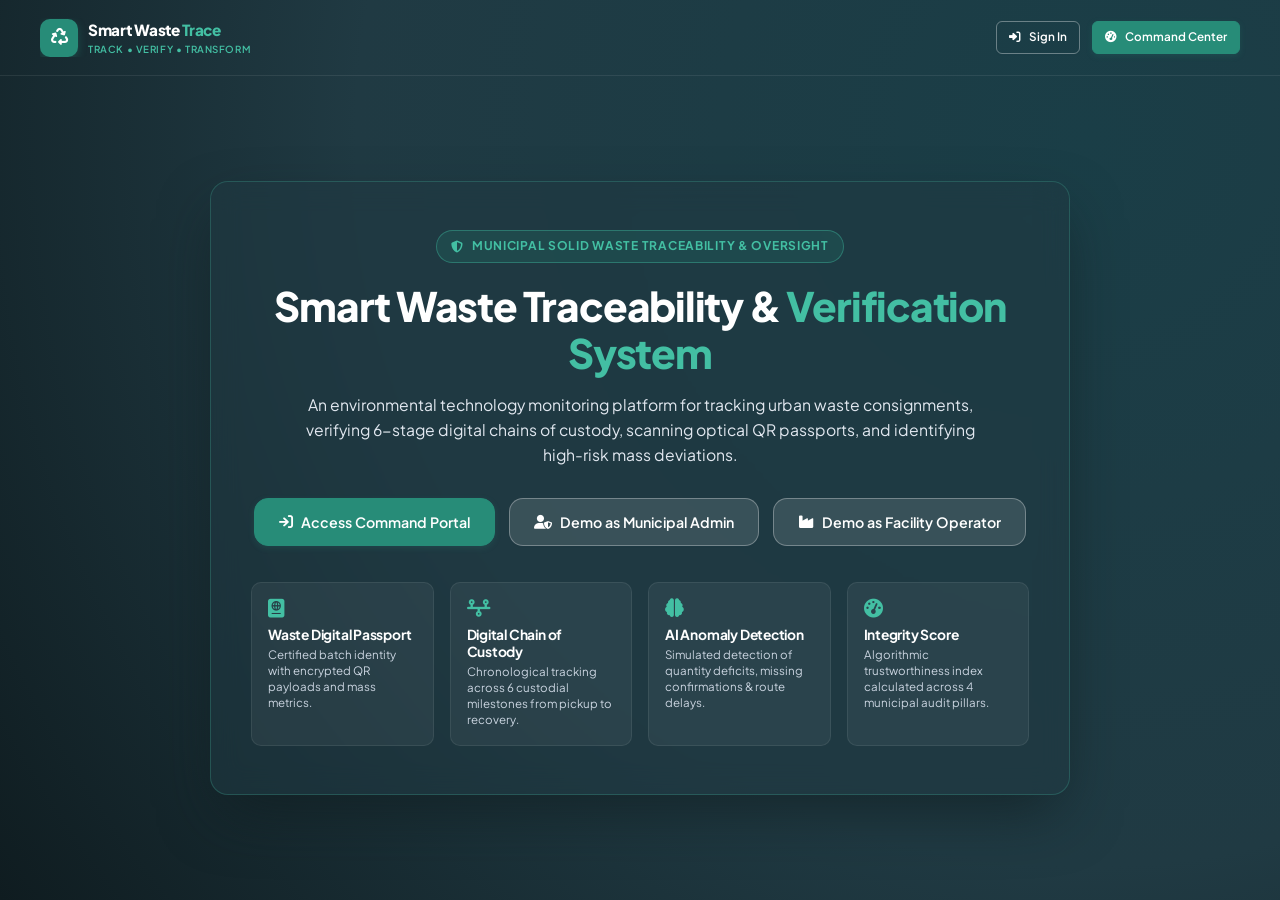
<file: index.html>
<!DOCTYPE html>
<html lang="en">
<head>
  <meta charset="UTF-8">
  <meta name="viewport" content="width=device-width, initial-scale=1.0">
  <title>Smart Waste Trace | Track. Verify. Transform.</title>
  <link rel="stylesheet" href="https://cdnjs.cloudflare.com/ajax/libs/font-awesome/6.5.1/css/all.min.css">
  <link rel="stylesheet" href="css/style.css">
  <link rel="stylesheet" href="css/dashboard.css">
  <link rel="stylesheet" href="css/responsive.css">
  <style>
    .hero-section {
      min-height: 100vh;
      background: radial-gradient(circle at 85% 15%, #1A3E47 0%, var(--primary) 55%, #0F1C20 100%);
      color: #FFFFFF;
      display: flex;
      flex-direction: column;
      position: relative;
      overflow: hidden;
    }
    .hero-nav {
      height: 76px;
      display: flex;
      align-items: center;
      justify-content: space-between;
      padding: 0 40px;
      border-bottom: 1px solid rgba(255, 255, 255, 0.08);
      z-index: 10;
    }
    .hero-content {
      flex: 1;
      display: flex;
      align-items: center;
      justify-content: center;
      padding: 44px 20px;
      text-align: center;
      z-index: 5;
    }
    .hero-card {
      max-width: 860px;
      background: rgba(32, 58, 67, 0.55);
      border: 1px solid rgba(67, 191, 163, 0.25);
      backdrop-filter: blur(14px);
      padding: 48px 40px;
      border-radius: var(--radius-xl);
      box-shadow: 0 25px 60px -12px rgba(15, 28, 32, 0.7);
    }
    .hero-badge {
      display: inline-flex;
      align-items: center;
      gap: 8px;
      background: rgba(39, 140, 120, 0.2);
      border: 1px solid rgba(67, 191, 163, 0.4);
      color: var(--accent);
      font-size: 0.8rem;
      font-weight: 700;
      letter-spacing: 0.06em;
      text-transform: uppercase;
      padding: 6px 14px;
      border-radius: var(--radius-full);
      margin-bottom: 20px;
    }
    .hero-title {
      font-size: 2.7rem;
      font-weight: 800;
      color: #FFFFFF;
      letter-spacing: -0.03em;
      line-height: 1.15;
      margin-bottom: 16px;
    }
    .hero-title span {
      color: var(--accent);
    }
    .hero-desc {
      font-size: 1.05rem;
      color: #E2E8F0;
      max-width: 680px;
      margin: 0 auto 30px;
      line-height: 1.6;
    }
    .hero-features {
      display: grid;
      grid-template-columns: repeat(auto-fit, minmax(180px, 1fr));
      gap: 16px;
      margin-top: 36px;
      text-align: left;
    }
    .hero-feat-item {
      background: rgba(255, 255, 255, 0.05);
      border: 1px solid rgba(255, 255, 255, 0.08);
      padding: 16px;
      border-radius: var(--radius-md);
      transition: all var(--transition-fast);
    }
    .hero-feat-item:hover {
      background: rgba(39, 140, 120, 0.15);
      border-color: rgba(67, 191, 163, 0.35);
      transform: translateY(-2px);
    }
    .hero-feat-item i {
      color: var(--accent);
      font-size: 1.25rem;
      margin-bottom: 8px;
      display: block;
    }
    .hero-feat-item h4 {
      color: #FFFFFF;
      font-size: 0.92rem;
      margin-bottom: 4px;
    }
    .hero-feat-item p {
      color: #CBD5E1;
      font-size: 0.77rem;
      line-height: 1.4;
    }
    @media (max-width: 768px) {
      .hero-nav { padding: 0 20px; }
      .hero-card { padding: 32px 20px; }
      .hero-title { font-size: 2rem; }
    }
  </style>
</head>
<body>

  <div class="hero-section">
    <nav class="hero-nav">
      <a href="index.html" class="brand-wrapper">
        <div class="brand-logo-icon">
          <i class="fa-solid fa-recycle"></i>
        </div>
        <div class="brand-text">
          <span class="brand-name">Smart Waste <span>Trace</span></span>
          <span class="brand-tagline">Track • Verify • Transform</span>
        </div>
      </a>

      <div style="display: flex; gap: 12px;">
        <a href="login.html" class="btn btn-secondary btn-sm" style="background: transparent; color: #FFFFFF; border-color: rgba(255,255,255,0.35);">
          <i class="fa-solid fa-right-to-bracket"></i> Sign In
        </a>
        <a href="dashboard.html" class="btn btn-primary btn-sm">
          <i class="fa-solid fa-gauge-high"></i> Command Center
        </a>
      </div>
    </nav>

    <div class="hero-content">
      <div class="hero-card">
        <div class="hero-badge">
          <i class="fa-solid fa-shield-halved"></i> Municipal Solid Waste Traceability &amp; Oversight
        </div>
        <h1 class="hero-title">
          Smart Waste Traceability &amp; <span>Verification System</span>
        </h1>
        <p class="hero-desc">
          An environmental technology monitoring platform for tracking urban waste consignments, verifying 6-stage digital chains of custody, scanning optical QR passports, and identifying high-risk mass deviations.
        </p>

        <div style="display: flex; justify-content: center; gap: 14px; flex-wrap: wrap;">
          <a href="login.html" class="btn btn-primary btn-lg">
            <i class="fa-solid fa-arrow-right-to-bracket"></i> Access Command Portal
          </a>
          <button class="btn btn-secondary btn-lg" onclick="loginDirect('admin')" style="background: rgba(255,255,255,0.12); color: #FFFFFF; border-color: rgba(255,255,255,0.3);">
            <i class="fa-solid fa-user-shield"></i> Demo as Municipal Admin
          </button>
          <button class="btn btn-secondary btn-lg" onclick="loginDirect('operator')" style="background: rgba(255,255,255,0.12); color: #FFFFFF; border-color: rgba(255,255,255,0.3);">
            <i class="fa-solid fa-industry"></i> Demo as Facility Operator
          </button>
        </div>

        <div class="hero-features">
          <div class="hero-feat-item">
            <i class="fa-solid fa-passport"></i>
            <h4>Waste Digital Passport</h4>
            <p>Certified batch identity with encrypted QR payloads and mass metrics.</p>
          </div>
          <div class="hero-feat-item">
            <i class="fa-solid fa-timeline"></i>
            <h4>Digital Chain of Custody</h4>
            <p>Chronological tracking across 6 custodial milestones from pickup to recovery.</p>
          </div>
          <div class="hero-feat-item">
            <i class="fa-solid fa-brain"></i>
            <h4>AI Anomaly Detection</h4>
            <p>Simulated detection of quantity deficits, missing confirmations &amp; route delays.</p>
          </div>
          <div class="hero-feat-item">
            <i class="fa-solid fa-gauge-high"></i>
            <h4>Integrity Score</h4>
            <p>Algorithmic trustworthiness index calculated across 4 municipal audit pillars.</p>
          </div>
        </div>
      </div>
    </div>
  </div>

  <div id="toast-container"></div>

  <script src="js/data.js"></script>
  <script src="js/auth.js"></script>
  <script>
    function loginDirect(role) {
      AuthService.login(role === 'admin' ? 'admin@smartwastetrace.gov.in' : 'operator@ecocompost.in', 'demo123', role);
      showToast(`Logged in as ${role === 'admin' ? 'Municipal Admin' : 'Processing Center Operator'}! Redirecting...`, 'success');
      setTimeout(() => {
        window.location.href = 'dashboard.html';
      }, 500);
    }
  </script>
</body>
</html>
</file>
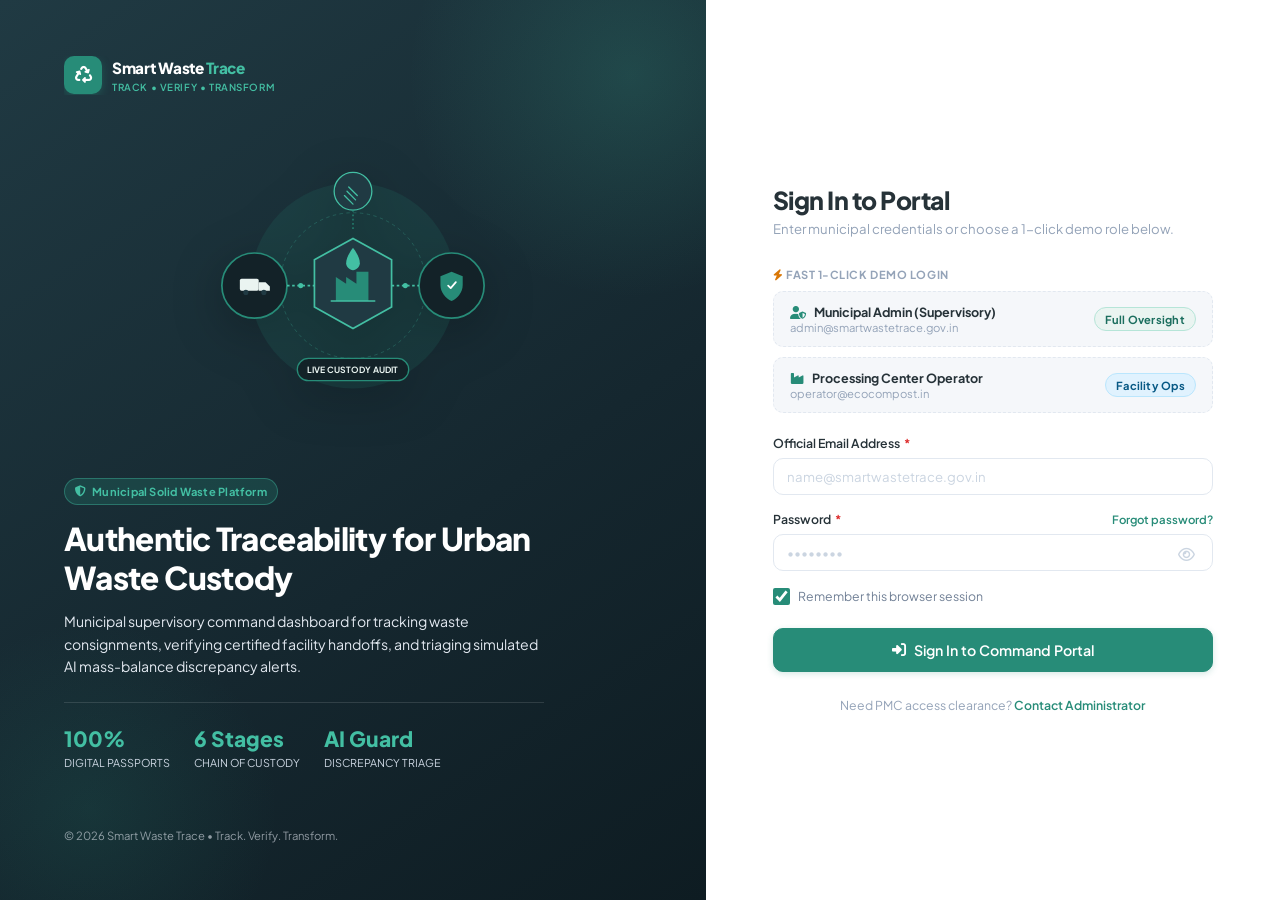
<file: ai-alerts.html>
<!DOCTYPE html>
<html lang="en">
<head>
  <meta charset="UTF-8">
  <meta name="viewport" content="width=device-width, initial-scale=1.0">
  <title>AI Risk Alerts &amp; Journey Detection | Smart Waste Trace</title>
  <link rel="stylesheet" href="https://cdnjs.cloudflare.com/ajax/libs/font-awesome/6.5.1/css/all.min.css">
  <link rel="stylesheet" href="css/style.css">
  <link rel="stylesheet" href="css/dashboard.css">
  <link rel="stylesheet" href="css/responsive.css">
  <style>
    .filter-risk-btn {
      padding: 6px 14px;
      border-radius: var(--radius-full);
      border: 1px solid var(--border-color);
      background: var(--white);
      font-size: 0.8rem;
      font-weight: 600;
      color: var(--slate-600);
      cursor: pointer;
      transition: all var(--transition-fast);
    }
    .filter-risk-btn:hover {
      background: var(--slate-100);
      color: var(--slate-900);
    }
    .filter-risk-btn.active {
      background: var(--dark-charcoal);
      color: #ffffff;
      border-color: var(--dark-charcoal);
    }
    .filter-risk-btn[data-risk="high"].active {
      background: var(--status-red);
      border-color: var(--status-red);
    }
    .filter-risk-btn[data-risk="medium"].active {
      background: var(--status-amber);
      border-color: var(--status-amber);
    }
    .filter-risk-btn[data-risk="low"].active {
      background: var(--teal);
      border-color: var(--teal);
    }
  </style>
</head>
<body>

  <div class="app-layout">
    <div id="app-sidebar-container"></div>

    <div class="app-main">
      <div id="app-topbar-container"></div>

      <main class="app-content">
        <!-- Content Header -->
        <div class="content-header">
          <div>
            <div class="content-header-title">AI Risk Alerts &amp; Suspicious Journey Detection</div>
            <div class="content-header-subtitle">
              Automated pattern detection for route diversions, mass discrepancies, and delayed consignments.
            </div>
          </div>
          <div class="content-header-actions">
            <span class="simulated-banner" style="margin-bottom: 0;">
              <i class="fa-solid fa-robot text-primary"></i> <strong>Simulation Notice:</strong> Demonstrating frontend algorithmic alert heuristics.
            </span>
          </div>
        </div>

        <!-- Metric Stat Cards -->
        <div class="stats-grid">
          <div class="stat-card stat-primary">
            <div>
              <div class="stat-label">Total Monitored Alerts</div>
              <div class="stat-value" id="stat-alert-total">6</div>
              <div class="stat-meta"><i class="fa-solid fa-bell text-primary"></i> System Triggers</div>
            </div>
            <div class="stat-icon"><i class="fa-solid fa-shield-virus"></i></div>
          </div>

          <div class="stat-card stat-danger">
            <div>
              <div class="stat-label">High Risk Incidents</div>
              <div class="stat-value" id="stat-alert-high">3</div>
              <div class="stat-meta"><i class="fa-solid fa-triangle-exclamation text-danger"></i> Immediate Review</div>
            </div>
            <div class="stat-icon"><i class="fa-solid fa-skull-crossbones"></i></div>
          </div>

          <div class="stat-card stat-warning">
            <div>
              <div class="stat-label">Pending Review</div>
              <div class="stat-value" id="stat-alert-unreviewed">4</div>
              <div class="stat-meta"><i class="fa-solid fa-clock text-warning"></i> Open Investigations</div>
            </div>
            <div class="stat-icon"><i class="fa-solid fa-envelope-open-text"></i></div>
          </div>

          <div class="stat-card stat-success">
            <div>
              <div class="stat-label">Reviewed / Resolved</div>
              <div class="stat-value" id="stat-alert-resolved">2</div>
              <div class="stat-meta"><i class="fa-solid fa-circle-check text-success"></i> Audit Cleared</div>
            </div>
            <div class="stat-icon"><i class="fa-solid fa-clipboard-check"></i></div>
          </div>
        </div>

        <!-- Filter Bar -->
        <div class="filter-bar">
          <div class="filter-group">
            <span style="font-size: 0.8rem; font-weight: 700; color: var(--slate-600); margin-right: 6px;">Risk Category:</span>
            <button class="filter-risk-btn active" data-risk="all">All Alerts</button>
            <button class="filter-risk-btn" data-risk="high"><i class="fa-solid fa-circle text-danger" style="font-size: 0.6rem;"></i> High Risk</button>
            <button class="filter-risk-btn" data-risk="medium"><i class="fa-solid fa-circle text-warning" style="font-size: 0.6rem;"></i> Medium Risk</button>
            <button class="filter-risk-btn" data-risk="low"><i class="fa-solid fa-circle text-info" style="font-size: 0.6rem;"></i> Low Risk</button>
          </div>

          <div class="filter-group">
            <label class="form-label" style="margin-bottom: 0; margin-right: 8px;">Review Status:</label>
            <select id="filter-review-status" class="form-select" style="width: 180px;">
              <option value="all">All Review States</option>
              <option value="unreviewed">Action Required (Unreviewed)</option>
              <option value="reviewed">Audited &amp; Reviewed</option>
            </select>
          </div>
        </div>

        <!-- Alerts Cards Container -->
        <div id="alerts-cards-container">
          <!-- Populated by alerts.js -->
        </div>
      </main>
    </div>
  </div>

  <div id="toast-container"></div>

  <script src="js/data.js"></script>
  <script src="js/auth.js"></script>
  <script src="js/alerts.js"></script>
</body>
</html>
</file>
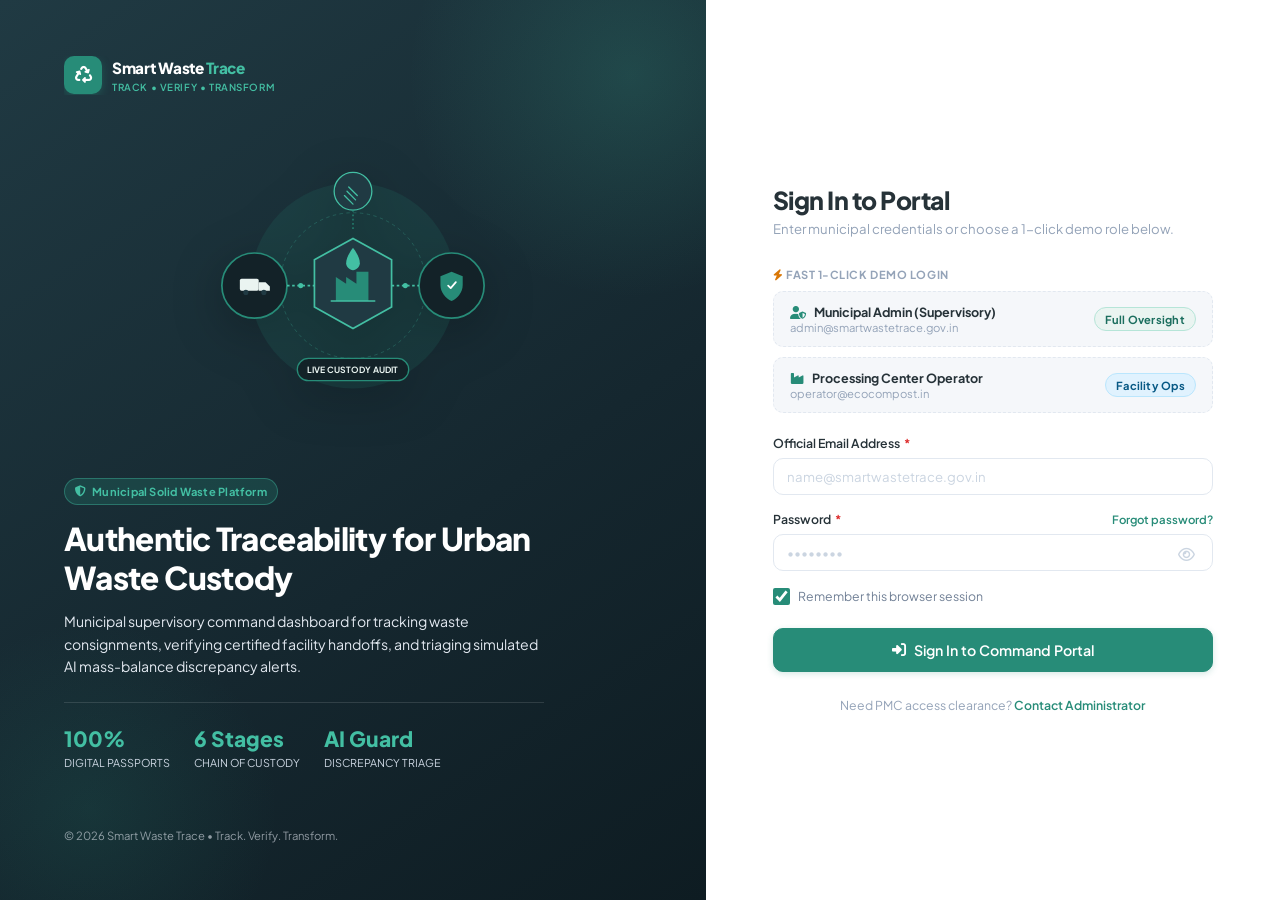
<file: batches.html>
<!DOCTYPE html>
<html lang="en">
<head>
  <meta charset="UTF-8">
  <meta name="viewport" content="width=device-width, initial-scale=1.0">
  <title>Waste Batch Oversight Registry | Smart Waste Trace</title>
  <link rel="stylesheet" href="https://cdnjs.cloudflare.com/ajax/libs/font-awesome/6.5.1/css/all.min.css">
  <link rel="stylesheet" href="css/style.css">
  <link rel="stylesheet" href="css/dashboard.css">
  <link rel="stylesheet" href="css/responsive.css">
</head>
<body>

  <div class="app-layout">
    <div id="app-sidebar-container"></div>

    <div class="app-main">
      <div id="app-topbar-container"></div>

      <main class="app-content">
        <!-- Content Header -->
        <div class="content-header">
          <div>
            <div class="content-header-title" id="batches-page-title">Waste Batch Oversight Registry</div>
            <div class="content-header-subtitle" id="batches-page-subtitle">
              Supervise municipal waste consignments, inspect digital passports, and track custody progression.
            </div>
          </div>
          <div class="content-header-actions" id="batches-header-actions">
            <a href="create-batch.html" class="btn btn-primary" id="btn-operator-create-batch" style="display: none;">
              <i class="fa-solid fa-plus-circle"></i> Create New Batch
            </a>
            <a href="qr-tracking.html" class="btn btn-secondary">
              <i class="fa-solid fa-qrcode"></i> Scan QR Passport
            </a>
            <button class="btn btn-secondary" onclick="exportBatchesToCSV()">
              <i class="fa-solid fa-file-csv"></i> Export Manifest CSV
            </button>
          </div>
        </div>

        <!-- Filter Bar -->
        <div class="filter-bar">
          <div class="filter-group" style="flex: 1; min-width: 250px;">
            <div style="position: relative; width: 100%;">
              <input type="text" id="batch-search-input" class="form-control" placeholder="Search Batch ID, Location, Vehicle, Center..." style="padding-left: 36px;">
              <i class="fa-solid fa-magnifying-glass" style="position: absolute; left: 12px; top: 50%; transform: translateY(-50%); color: var(--slate-400);"></i>
            </div>
          </div>

          <div class="filter-group">
            <select id="filter-facility" class="form-select" style="max-width: 210px;">
              <option value="">All Processing Facilities</option>
              <option value="Pune Eco-Compost Facility">Pune Eco-Compost Facility</option>
              <option value="Hadapsar Plastic Recovery Center">Hadapsar Plastic Recovery Center</option>
              <option value="Bhavani Peth RDF Facility">Bhavani Peth RDF Facility</option>
              <option value="Kothrud E-Waste Recyclers">Kothrud E-Waste Recyclers</option>
            </select>

            <select id="filter-waste-type" class="form-select" style="width: 155px;">
              <option value="">All Categories</option>
              <option value="Organic">Organic</option>
              <option value="Plastic">Plastic</option>
              <option value="Paper">Paper</option>
              <option value="Metal">Metal</option>
              <option value="E-Waste">E-Waste</option>
              <option value="Mixed Waste">Mixed Waste</option>
            </select>

            <select id="filter-status" class="form-select" style="width: 165px;">
              <option value="">All Statuses</option>
              <option value="Completed">Completed &amp; Verified</option>
              <option value="In-Transit">In-Transit Fleet</option>
              <option value="Discrepancy Flagged">Discrepancy Flagged</option>
            </select>

            <select id="filter-risk" class="form-select" style="width: 145px;">
              <option value="">All Risk Levels</option>
              <option value="Low">Low Risk</option>
              <option value="Medium">Medium Risk</option>
              <option value="High">High Risk</option>
            </select>

            <button class="btn btn-secondary btn-sm" onclick="resetFilters()" title="Reset Filters">
              <i class="fa-solid fa-arrow-rotate-left"></i> Reset
            </button>
          </div>
        </div>

        <!-- Batch Count & Status Alert -->
        <div style="display: flex; justify-content: space-between; align-items: center; margin-bottom: 14px;">
          <span id="batch-count-display" style="font-size: 0.85rem; font-weight: 700; color: var(--slate-600);">
            Showing batches...
          </span>
          <span class="simulated-pill">
            <i class="fa-solid fa-shield-check"></i> Municipal Verification Active
          </span>
        </div>

        <!-- Data Table Card -->
        <div class="card">
          <div class="table-responsive">
            <table class="data-table">
              <thead>
                <tr>
                  <th>Batch ID</th>
                  <th>Waste Type</th>
                  <th>Collected Qty</th>
                  <th>Location &amp; Date</th>
                  <th>Fleet Vehicle</th>
                  <th>Assigned Center</th>
                  <th>Status</th>
                  <th>Risk Level</th>
                  <th>Actions</th>
                </tr>
              </thead>
              <tbody id="batches-tbody">
                <!-- Populated by batches.js -->
              </tbody>
            </table>
          </div>
        </div>
      </main>
    </div>
  </div>

  <div id="toast-container"></div>

  <script src="js/data.js"></script>
  <script src="js/auth.js"></script>
  <script src="js/batches.js"></script>
</body>
</html>
</file>
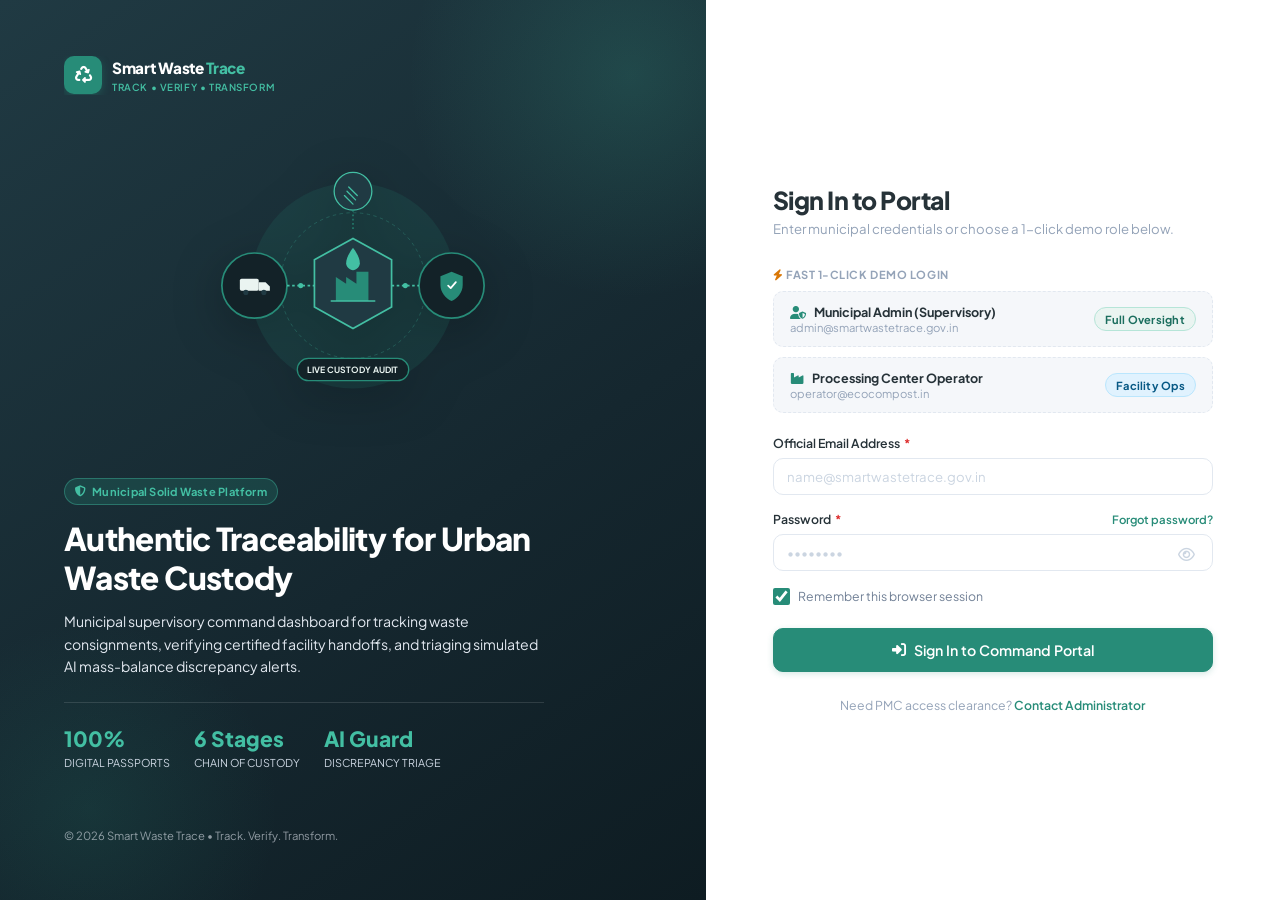
<file: chain-of-custody.html>
<!DOCTYPE html>
<html lang="en">
<head>
  <meta charset="UTF-8">
  <meta name="viewport" content="width=device-width, initial-scale=1.0">
  <title>Digital Chain of Custody | Smart Waste Trace</title>
  <link rel="stylesheet" href="https://cdnjs.cloudflare.com/ajax/libs/font-awesome/6.5.1/css/all.min.css">
  <link rel="stylesheet" href="css/style.css">
  <link rel="stylesheet" href="css/dashboard.css">
  <link rel="stylesheet" href="css/responsive.css">
</head>
<body>

  <div class="app-layout">
    <div id="app-sidebar-container"></div>

    <div class="app-main">
      <div id="app-topbar-container"></div>

      <main class="app-content">
        <!-- Content Header -->
        <div class="content-header">
          <div>
            <div class="content-header-title">Digital Chain of Custody Timeline</div>
            <div class="content-header-subtitle">
              End-to-end chronological traceability across 6 certified municipal transfer stages.
            </div>
          </div>
          <div class="content-header-actions">
            <button class="btn btn-secondary" onclick="openAddMilestoneModal()">
              <i class="fa-solid fa-stamp"></i> Add Inspection Stamp
            </button>
            <button class="btn btn-secondary" onclick="window.print()">
              <i class="fa-solid fa-print"></i> Print Timeline
            </button>
          </div>
        </div>

        <!-- Batch Selector Filter Bar -->
        <div class="filter-bar">
          <div class="filter-group" style="flex: 1;">
            <label class="form-label" style="margin-bottom: 0; margin-right: 8px;">Select Batch to Inspect:</label>
            <select id="custody-batch-select" class="form-select" style="max-width: 420px;">
              <!-- Populated by journey.js -->
            </select>
          </div>
          <div class="filter-group">
            <span class="simulated-pill"><i class="fa-solid fa-link"></i> Immutable Custody Log</span>
          </div>
        </div>

        <!-- Active Batch Overview Strip -->
        <div class="card" style="margin-bottom: 24px; background: var(--white); border-left: 5px solid var(--emerald);">
          <div class="card-body" style="padding: 18px 24px;">
            <div style="display: flex; align-items: center; justify-content: space-between; flex-wrap: wrap; gap: 16px;">
              <div>
                <div style="display: flex; align-items: center; gap: 10px;">
                  <span class="mono" style="font-size: 1.4rem; font-weight: 800; color: var(--deep-forest);" id="coc-batch-id-heading">WB-0001</span>
                  <span class="badge badge-low" id="coc-risk-badge"><span class="badge-dot"></span>Low Risk</span>
                  <span class="badge badge-completed" id="coc-status-badge"><span class="badge-dot"></span>Completed</span>
                </div>
                <div style="font-size: 0.82rem; color: var(--slate-500); margin-top: 4px;">
                  Waste Type: <strong id="coc-waste-type" style="color: var(--dark-charcoal);">Organic</strong> • 
                  Gross Weight: <strong id="coc-collected-qty" style="color: var(--dark-charcoal);">500 kg</strong> • 
                  Fleet Vehicle: <strong id="coc-vehicle" class="mono" style="color: var(--dark-charcoal);">MH12AB1234</strong>
                </div>
              </div>

              <div>
                <div style="font-size: 0.72rem; color: var(--slate-400); text-transform: uppercase; font-weight: 700;">Assigned Facility</div>
                <div style="font-size: 0.95rem; font-weight: 700; color: var(--dark-charcoal);" id="coc-center">Pune Eco-Compost Facility</div>
              </div>
            </div>
          </div>
        </div>

        <!-- 6 Stages Chronological Visual Timeline -->
        <div class="card">
          <div class="card-header">
            <div class="card-title">
              <i class="fa-solid fa-timeline text-primary"></i> 6-Stage Custodial Milestones
            </div>
            <div style="display: flex; gap: 14px; font-size: 0.75rem; font-weight: 600;">
              <span style="color: var(--status-green);"><i class="fa-solid fa-circle"></i> Completed</span>
              <span style="color: var(--status-amber);"><i class="fa-solid fa-circle"></i> In Progress</span>
              <span style="color: var(--status-red);"><i class="fa-solid fa-circle"></i> Flagged Anomaly</span>
              <span style="color: var(--slate-400);"><i class="fa-solid fa-circle"></i> Pending</span>
            </div>
          </div>

          <div class="card-body" style="padding: 32px 28px;">
            <div class="custody-timeline" id="custody-timeline-container">
              <!-- Populated by journey.js -->
            </div>
          </div>
        </div>
      </main>
    </div>
  </div>

  <div id="toast-container"></div>

  <script src="js/data.js"></script>
  <script src="js/auth.js"></script>
  <script src="js/journey.js"></script>
</body>
</html>
</file>
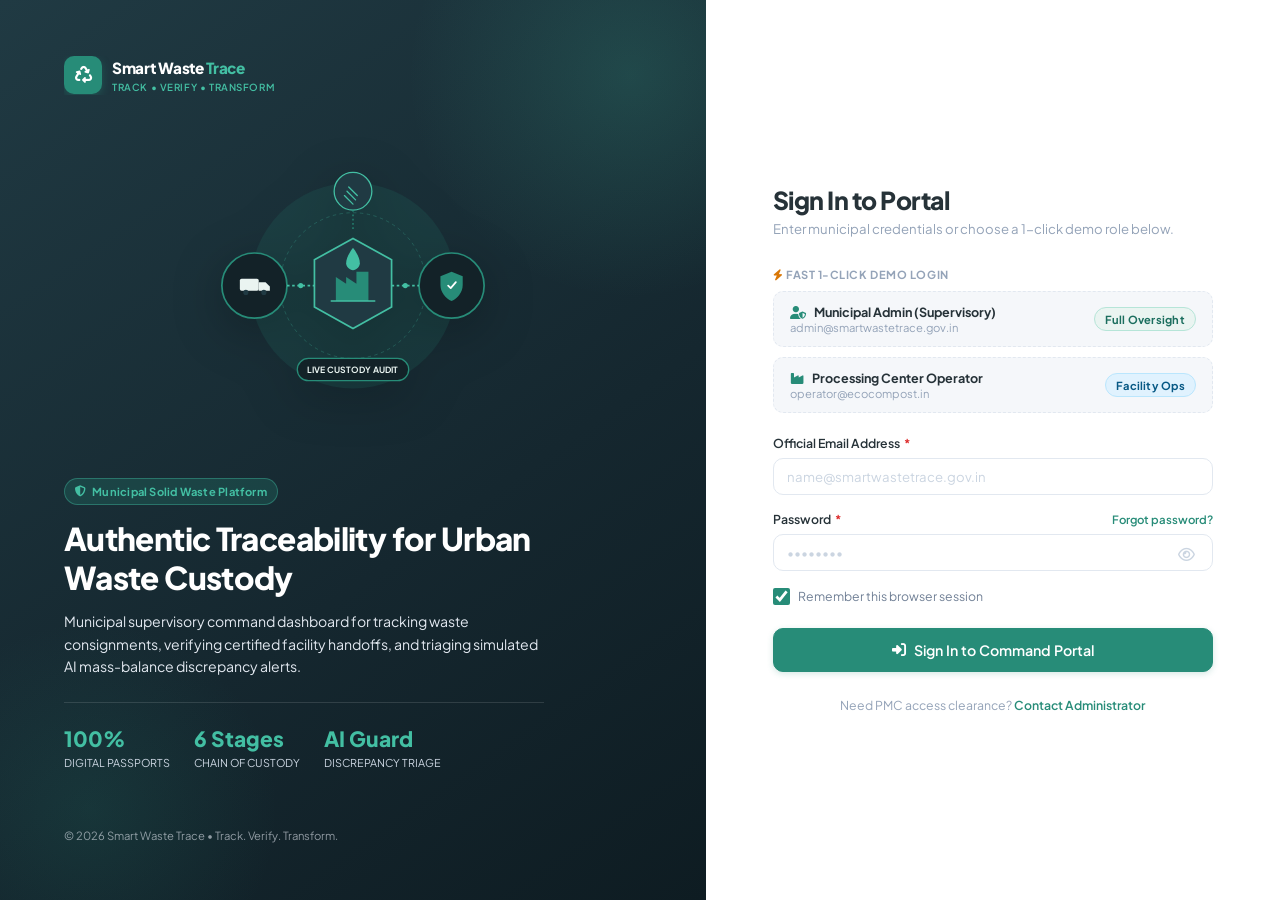
<file: integrity-score.html>
<!DOCTYPE html>
<html lang="en">
<head>
  <meta charset="UTF-8">
  <meta name="viewport" content="width=device-width, initial-scale=1.0">
  <title>Waste Journey Integrity Score | Smart Waste Trace</title>
  <link rel="stylesheet" href="https://cdnjs.cloudflare.com/ajax/libs/font-awesome/6.5.1/css/all.min.css">
  <link rel="stylesheet" href="css/style.css">
  <link rel="stylesheet" href="css/dashboard.css">
  <link rel="stylesheet" href="css/responsive.css">
</head>
<body>

  <div class="app-layout">
    <div id="app-sidebar-container"></div>

    <div class="app-main">
      <div id="app-topbar-container"></div>

      <main class="app-content">
        <!-- Content Header -->
        <div class="content-header">
          <div>
            <div class="content-header-title">Waste Journey Integrity Score</div>
            <div class="content-header-subtitle">
              Multi-factor algorithmic verification assessing quantity fidelity, destination adherence, and processing proof.
            </div>
          </div>
          <div class="content-header-actions">
            <span class="simulated-pill"><i class="fa-solid fa-calculator"></i> Simulated Scoring Algorithm</span>
          </div>
        </div>

        <!-- Batch Picker Bar -->
        <div class="filter-bar">
          <div class="filter-group" style="flex: 1;">
            <label class="form-label" style="margin-bottom: 0; margin-right: 8px;">Select Batch to Audit Integrity:</label>
            <select id="integrity-batch-picker" class="form-select" style="max-width: 440px;">
              <!-- Populated by integrity.js -->
            </select>
          </div>
          <div class="filter-group">
            <a href="#" id="btn-view-passport-from-integrity" class="btn btn-secondary btn-sm">
              <i class="fa-solid fa-passport"></i> View Digital Passport
            </a>
            <a href="#" id="btn-view-coc-from-integrity" class="btn btn-secondary btn-sm">
              <i class="fa-solid fa-timeline"></i> View Chain of Custody
            </a>
          </div>
        </div>

        <!-- Main Scoring Layout -->
        <div class="dashboard-grid-main">
          <!-- Left: Big Circular Dial Card -->
          <div class="card text-center" style="padding: 24px;">
            <div class="card-header" style="justify-content: center; border: none; padding-bottom: 0;">
              <div>
                <span class="mono" style="font-weight: 800; font-size: 1.25rem; color: var(--slate-900);" id="int-batch-id">WB-0001</span>
                <div style="font-size: 0.8rem; color: var(--slate-500); margin-top: 2px;">
                  <span id="int-waste-type">Organic</span> • <span id="int-qty">500 kg</span>
                </div>
              </div>
            </div>

            <div class="card-body" style="padding-top: 10px;">
              <div class="integrity-dial-wrapper" style="width: 200px; height: 200px; margin: 10px auto 20px;">
                <svg class="integrity-dial-svg" viewBox="0 0 160 160">
                  <circle class="integrity-dial-bg" cx="80" cy="80" r="70" />
                  <circle class="integrity-dial-progress" id="integrity-svg-circle" cx="80" cy="80" r="70" stroke-dasharray="440" stroke-dashoffset="44" />
                </svg>
                <div class="integrity-dial-center">
                  <div class="integrity-dial-number" id="main-integrity-num" style="font-size: 2.8rem;">95</div>
                  <div class="integrity-dial-label">Score / 100</div>
                </div>
              </div>

              <div>
                <span id="main-integrity-cat" class="badge badge-completed" style="font-size: 0.95rem; padding: 6px 16px;">
                  Exceptional Trust
                </span>
              </div>

              <div style="margin-top: 20px; font-size: 0.82rem; color: var(--slate-600); border-top: 1px solid var(--border-color); padding-top: 16px; text-align: left;">
                <div><strong>Assigned Center:</strong> <span id="int-center">Pune Eco-Compost Facility</span></div>
                <div style="margin-top: 4px;"><strong>Regulatory Audit:</strong> Certified compliant with PMC Urban SWM Norms.</div>
              </div>
            </div>
          </div>

          <!-- Right: The 4 Core Audit Factors Breakdown -->
          <div>
            <div class="card" style="margin-bottom: 24px;">
              <div class="card-header">
                <div class="card-title">
                  <i class="fa-solid fa-list-check text-primary"></i> 4-Factor Integrity Score Breakdown
                </div>
                <span class="badge badge-low">100 Points Total</span>
              </div>
              <div class="card-body">
                <!-- Factor 1: Quantity Consistency (30 pts) -->
                <div style="margin-bottom: 20px;">
                  <div style="display: flex; justify-content: space-between; align-items: center; margin-bottom: 6px;">
                    <div>
                      <span style="font-weight: 700; font-size: 0.9rem; color: var(--slate-900);">1. Quantity Consistency</span>
                      <span style="font-size: 0.75rem; color: var(--slate-500); margin-left: 6px;">(30 pts max)</span>
                    </div>
                    <span id="f1-val" style="font-weight: 700; font-size: 0.85rem; color: var(--primary-700);">30 / 30 pts (100%)</span>
                  </div>
                  <p style="font-size: 0.78rem; color: var(--slate-600); margin-bottom: 6px;">
                    Compares collection mass against receiving weighbridge mass. Penalizes mass loss exceeding standard moisture evaporation.
                  </p>
                  <div class="progress-track"><div id="f1-bar" class="progress-fill progress-fill-emerald" style="width: 100%;"></div></div>
                </div>

                <!-- Factor 2: Destination Verification (25 pts) -->
                <div style="margin-bottom: 20px;">
                  <div style="display: flex; justify-content: space-between; align-items: center; margin-bottom: 6px;">
                    <div>
                      <span style="font-weight: 700; font-size: 0.9rem; color: var(--slate-900);">2. Destination Verification</span>
                      <span style="font-size: 0.75rem; color: var(--slate-500); margin-left: 6px;">(25 pts max)</span>
                    </div>
                    <span id="f2-val" style="font-weight: 700; font-size: 0.85rem; color: var(--primary-700);">25 / 25 pts (100%)</span>
                  </div>
                  <p style="font-size: 0.78rem; color: var(--slate-600); margin-bottom: 6px;">
                    Validates vehicle arrival at the certified facility against planned municipal routes; penalizes unauthorized drop-offs.
                  </p>
                  <div class="progress-track"><div id="f2-bar" class="progress-fill progress-fill-blue" style="width: 100%;"></div></div>
                </div>

                <!-- Factor 3: Journey Completion (25 pts) -->
                <div style="margin-bottom: 20px;">
                  <div style="display: flex; justify-content: space-between; align-items: center; margin-bottom: 6px;">
                    <div>
                      <span style="font-weight: 700; font-size: 0.9rem; color: var(--slate-900);">3. Journey Completion</span>
                      <span style="font-size: 0.75rem; color: var(--slate-500); margin-left: 6px;">(25 pts max)</span>
                    </div>
                    <span id="f3-val" style="font-weight: 700; font-size: 0.85rem; color: var(--primary-700);">25 / 25 pts (100%)</span>
                  </div>
                  <p style="font-size: 0.78rem; color: var(--slate-600); margin-bottom: 6px;">
                    Checks chronological progression across all 6 custodial milestones without unexplained delays or skipped handoffs.
                  </p>
                  <div class="progress-track"><div id="f3-bar" class="progress-fill progress-fill-amber" style="width: 100%;"></div></div>
                </div>

                <!-- Factor 4: Processing Verification (20 pts) -->
                <div style="margin-bottom: 10px;">
                  <div style="display: flex; justify-content: space-between; align-items: center; margin-bottom: 6px;">
                    <div>
                      <span style="font-weight: 700; font-size: 0.9rem; color: var(--slate-900);">4. Processing Verification</span>
                      <span style="font-size: 0.75rem; color: var(--slate-500); margin-left: 6px;">(20 pts max)</span>
                    </div>
                    <span id="f4-val" style="font-weight: 700; font-size: 0.85rem; color: var(--primary-700);">20 / 20 pts (100%)</span>
                  </div>
                  <p style="font-size: 0.78rem; color: var(--slate-600); margin-bottom: 6px;">
                    Requires authorized plant operator electronic signoff, method confirmation (Composting/Recycling), and final yield telemetry.
                  </p>
                  <div class="progress-track"><div id="f4-bar" class="progress-fill progress-fill-purple" style="width: 100%;"></div></div>
                </div>
              </div>
            </div>

            <!-- Algorithmic Deductions & Explanations Card -->
            <div class="card">
              <div class="card-header">
                <div class="card-title">
                  <i class="fa-solid fa-brain text-primary"></i> Evaluator Audit Findings &amp; Deductions
                </div>
              </div>
              <div class="card-body">
                <div id="integrity-explanations-list">
                  <!-- Populated by integrity.js -->
                </div>
              </div>
            </div>
          </div>
        </div>
      </main>
    </div>
  </div>

  <div id="toast-container"></div>

  <script src="js/data.js"></script>
  <script src="js/auth.js"></script>
  <script src="js/integrity.js"></script>
</body>
</html>
</file>
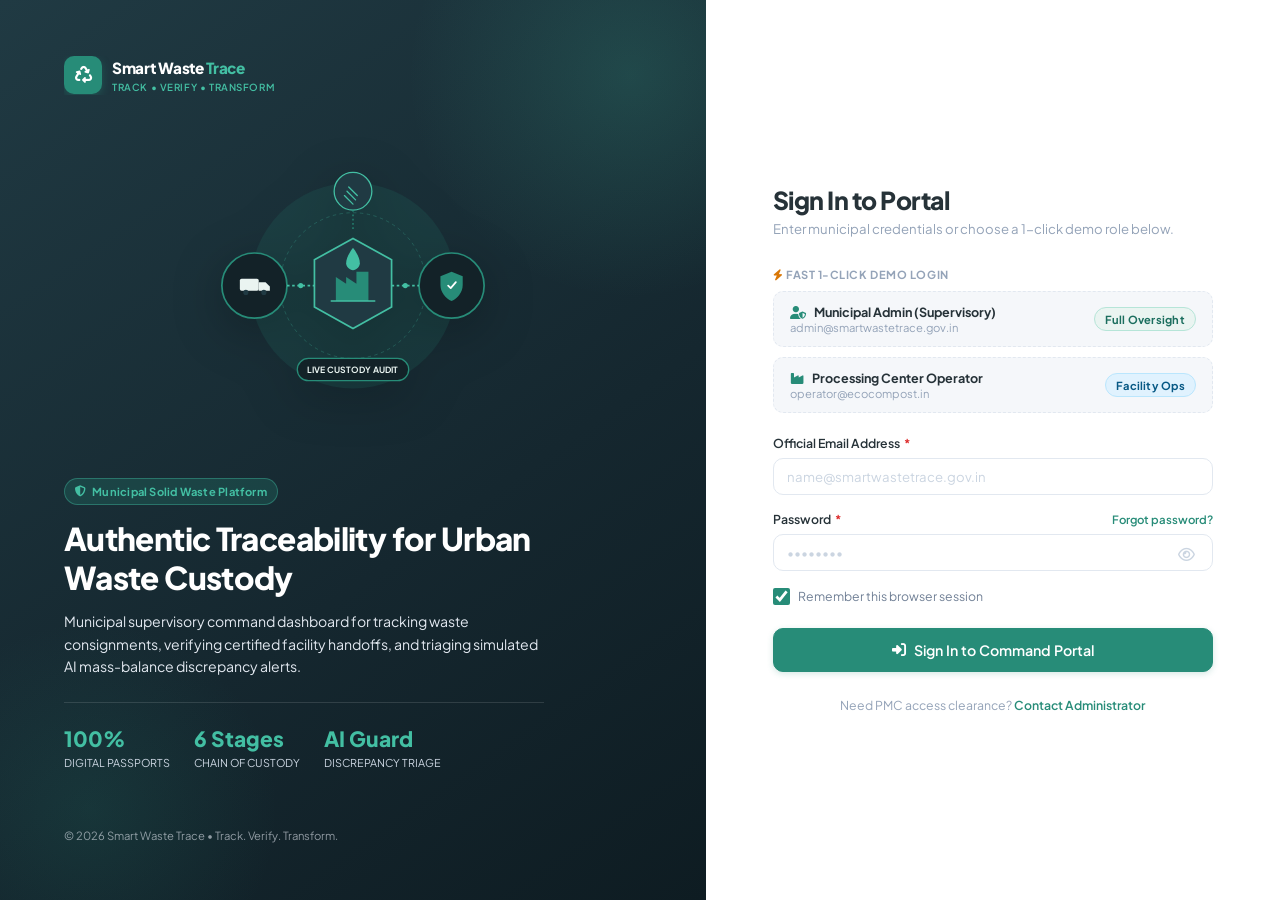
<file: login.html>
<!DOCTYPE html>
<html lang="en">
<head>
  <meta charset="UTF-8">
  <meta name="viewport" content="width=device-width, initial-scale=1.0">
  <title>Sign In | Smart Waste Trace</title>
  <link rel="stylesheet" href="https://cdnjs.cloudflare.com/ajax/libs/font-awesome/6.5.1/css/all.min.css">
  <link rel="stylesheet" href="css/style.css">
  <link rel="stylesheet" href="css/dashboard.css">
  <link rel="stylesheet" href="css/responsive.css">
  <style>
    .login-container {
      min-height: 100vh;
      display: flex;
      background-color: var(--bg-app);
    }
    .login-banner {
      flex: 1.15;
      background: linear-gradient(145deg, var(--primary) 0%, #15272F 60%, #0E1C22 100%);
      padding: 56px 64px;
      display: flex;
      flex-direction: column;
      justify-content: space-between;
      color: #FFFFFF;
      position: relative;
      overflow: hidden;
    }
    .login-banner::before {
      content: '';
      position: absolute;
      top: -150px;
      right: -150px;
      width: 450px;
      height: 450px;
      border-radius: 50%;
      background: radial-gradient(circle, rgba(67, 191, 163, 0.18) 0%, transparent 70%);
      pointer-events: none;
    }
    .login-banner::after {
      content: '';
      position: absolute;
      bottom: -100px;
      left: -100px;
      width: 380px;
      height: 380px;
      border-radius: 50%;
      background: radial-gradient(circle, rgba(39, 140, 120, 0.15) 0%, transparent 70%);
      pointer-events: none;
    }
    .login-illustration-wrap {
      margin: 28px 0;
      display: flex;
      justify-content: center;
      z-index: 2;
    }
    .login-illustration-svg {
      width: 100%;
      max-width: 360px;
      height: auto;
      filter: drop-shadow(0 12px 24px rgba(0, 0, 0, 0.25));
    }
    .login-form-pane {
      flex: 1;
      display: flex;
      align-items: center;
      justify-content: center;
      padding: 48px 36px;
      background: #FFFFFF;
    }
    .login-box {
      width: 100%;
      max-width: 440px;
    }
    .demo-pill-btn {
      display: flex;
      align-items: center;
      justify-content: space-between;
      width: 100%;
      padding: 12px 16px;
      border: 1px dashed var(--border-color);
      background: var(--slate-50);
      border-radius: var(--radius-md);
      font-size: 0.84rem;
      cursor: pointer;
      transition: all var(--transition-fast);
      margin-bottom: 10px;
      text-align: left;
    }
    .demo-pill-btn:hover {
      background: var(--soft-mint);
      border-color: var(--teal);
      border-style: solid;
      transform: translateY(-1px);
    }
    .password-wrapper {
      position: relative;
    }
    .password-toggle-btn {
      position: absolute;
      right: 14px;
      top: 50%;
      transform: translateY(-50%);
      background: none;
      border: none;
      color: var(--slate-400);
      cursor: pointer;
      padding: 4px;
      font-size: 1rem;
    }
    .password-toggle-btn:hover {
      color: var(--deep-forest);
    }
    @media (max-width: 960px) {
      .login-banner { display: none; }
      .login-form-pane { padding: 32px 20px; }
    }
  </style>
</head>
<body>

  <div class="login-container">
    <!-- Left Hero Banner with Environmental Illustration -->
    <div class="login-banner">
      <a href="index.html" class="brand-wrapper" style="z-index: 2;">
        <div class="brand-logo-icon">
          <i class="fa-solid fa-recycle"></i>
        </div>
        <div class="brand-text">
          <span class="brand-name">Smart Waste <span>Trace</span></span>
          <span class="brand-tagline">Track • Verify • Transform</span>
        </div>
      </a>

      <!-- Environmental Tech SVG Illustration -->
      <div class="login-illustration-wrap">
        <svg class="login-illustration-svg" viewBox="0 0 420 300" fill="none" xmlns="http://www.w3.org/2000/svg">
          <!-- Background Grid & Glow -->
          <circle cx="210" cy="150" r="120" fill="#278C78" fill-opacity="0.14" />
          <circle cx="210" cy="150" r="85" stroke="#43BFA3" stroke-opacity="0.3" stroke-dasharray="4 4" />
          
          <!-- Central City/Facility Hexagon Node -->
          <polygon points="210,95 255,120 255,175 210,200 165,175 165,120" fill="#203A43" stroke="#43BFA3" stroke-width="2" />
          
          <!-- Plant/Facility Silhouette inside Central Node -->
          <path d="M190 168 V140 L202 148 V140 L214 148 V134 H228 V168 Z" fill="#278C78" />
          <line x1="184" y1="168" x2="236" y2="168" stroke="#43BFA3" stroke-width="2" />
          
          <!-- Green Eco Leaves -->
          <path d="M210 106 C210 106 218 116 218 124 C218 128 214 132 210 132 C206 132 202 128 202 124 C202 116 210 106 210 106 Z" fill="#43BFA3" />

          <!-- Left Node: Collection Fleet Vehicle -->
          <circle cx="95" cy="150" r="38" fill="#132228" stroke="#278C78" stroke-width="2" />
          <!-- Truck Icon Path -->
          <rect x="78" y="142" width="22" height="14" rx="2" fill="#EAF4F1" />
          <path d="M100 146 H108 L113 151 V156 H100 Z" fill="#EAF4F1" />
          <circle cx="85" cy="158" r="3" fill="#203A43" />
          <circle cx="106" cy="158" r="3" fill="#203A43" />
          
          <!-- Right Node: QR Verification & Passport Node -->
          <circle cx="325" cy="150" r="38" fill="#132228" stroke="#278C78" stroke-width="2" />
          <!-- Shield & QR Symbol -->
          <path d="M325 134 L338 139 V149 C338 158 332 165 325 168 C318 165 312 158 312 149 V139 Z" fill="#278C78" />
          <path d="M321 150 L324 153 L330 146" stroke="#FFFFFF" stroke-width="2" stroke-linecap="round" stroke-linejoin="round" />

          <!-- Connecting Signal Paths -->
          <path d="M133 150 H165" stroke="#43BFA3" stroke-width="2" stroke-dasharray="3 3" />
          <circle cx="149" cy="150" r="3" fill="#43BFA3" />
          <path d="M255 150 H287" stroke="#43BFA3" stroke-width="2" stroke-dasharray="3 3" />
          <circle cx="271" cy="150" r="3" fill="#43BFA3" />

          <!-- Top Satellite Telemetry Node -->
          <circle cx="210" cy="40" r="22" fill="#203A43" stroke="#43BFA3" stroke-width="1.5" />
          <path d="M205 35 L215 45 M203 40 L213 50 M200 45 L210 55" stroke="#43BFA3" stroke-width="1.5" stroke-linecap="round" />
          <path d="M210 62 V85" stroke="#278C78" stroke-width="1.5" stroke-dasharray="2 3" />

          <!-- Bottom Metric Pill -->
          <rect x="145" y="235" width="130" height="26" rx="13" fill="#132228" stroke="#278C78" stroke-width="1.5" />
          <text x="210" y="252" fill="#EAF4F1" font-family="'Plus Jakarta Sans', sans-serif" font-size="10" font-weight="700" text-anchor="middle">LIVE CUSTODY AUDIT</text>
        </svg>
      </div>

      <div style="max-width: 480px; z-index: 2;">
        <span class="badge badge-low" style="margin-bottom: 14px; background: rgba(39, 140, 120, 0.25); color: var(--accent); border-color: rgba(67, 191, 163, 0.4);">
          <i class="fa-solid fa-shield-halved"></i> Municipal Solid Waste Platform
        </span>
        <h2 style="font-size: 2.1rem; color: #FFFFFF; font-weight: 800; line-height: 1.22; margin-bottom: 14px; letter-spacing: -0.02em;">
          Authentic Traceability for Urban Waste Custody
        </h2>
        <p style="color: #E2E8F0; font-size: 0.94rem; line-height: 1.6; margin-bottom: 24px;">
          Municipal supervisory command dashboard for tracking waste consignments, verifying certified facility handoffs, and triaging simulated AI mass-balance discrepancy alerts.
        </p>

        <div style="display: flex; gap: 24px; border-top: 1px solid rgba(255, 255, 255, 0.12); padding-top: 20px;">
          <div>
            <div style="font-size: 1.4rem; font-weight: 800; color: var(--accent);">100%</div>
            <div style="font-size: 0.72rem; color: #CBD5E1; text-transform: uppercase;">Digital Passports</div>
          </div>
          <div>
            <div style="font-size: 1.4rem; font-weight: 800; color: var(--accent);">6 Stages</div>
            <div style="font-size: 0.72rem; color: #CBD5E1; text-transform: uppercase;">Chain of Custody</div>
          </div>
          <div>
            <div style="font-size: 1.4rem; font-weight: 800; color: var(--accent);">AI Guard</div>
            <div style="font-size: 0.72rem; color: #CBD5E1; text-transform: uppercase;">Discrepancy Triage</div>
          </div>
        </div>
      </div>

      <div style="font-size: 0.75rem; color: rgba(226, 232, 240, 0.6); z-index: 2; margin-top: 20px;">
        © 2026 Smart Waste Trace • Track. Verify. Transform.
      </div>
    </div>

    <!-- Right Login Form Pane -->
    <div class="login-form-pane">
      <div class="login-box">
        <div style="margin-bottom: 26px;">
          <h2 style="font-size: 1.65rem; font-weight: 800; color: var(--dark-charcoal); letter-spacing: -0.02em;">Sign In to Portal</h2>
          <p style="font-size: 0.88rem; color: var(--slate-500); margin-top: 4px;">
            Enter municipal credentials or choose a 1-click demo role below.
          </p>
        </div>

        <!-- 1-Click Fast Demo Login Buttons -->
        <div style="margin-bottom: 22px;">
          <div style="font-size: 0.74rem; font-weight: 700; text-transform: uppercase; color: var(--slate-500); margin-bottom: 8px; letter-spacing: 0.05em;">
            <i class="fa-solid fa-bolt text-warning"></i> Fast 1-Click Demo Login
          </div>

          <button type="button" class="demo-pill-btn" onclick="fillDemoCredentials('admin')">
            <div>
              <div style="font-weight: 700; color: var(--dark-charcoal);">
                <i class="fa-solid fa-user-shield text-primary" style="margin-right: 6px;"></i> Municipal Admin (Supervisory)
              </div>
              <div style="font-size: 0.75rem; color: var(--slate-500);">admin@smartwastetrace.gov.in</div>
            </div>
            <span class="badge badge-low">Full Oversight</span>
          </button>

          <button type="button" class="demo-pill-btn" onclick="fillDemoCredentials('operator')">
            <div>
              <div style="font-weight: 700; color: var(--dark-charcoal);">
                <i class="fa-solid fa-industry text-primary" style="margin-right: 6px;"></i> Processing Center Operator
              </div>
              <div style="font-size: 0.75rem; color: var(--slate-500);">operator@ecocompost.in</div>
            </div>
            <span class="badge badge-in-transit">Facility Ops</span>
          </button>
        </div>

        <form id="login-form">
          <div class="form-group">
            <label class="form-label" for="login-email">Official Email Address <span class="required">*</span></label>
            <input type="email" id="login-email" class="form-control" placeholder="name@smartwastetrace.gov.in" required>
          </div>

          <div class="form-group">
            <div style="display: flex; justify-content: space-between; align-items: center; margin-bottom: 6px;">
              <label class="form-label" for="login-password" style="margin-bottom: 0;">Password <span class="required">*</span></label>
              <a href="javascript:void(0)" onclick="showToast('Simulated password reset sent to registered email.', 'info')" style="font-size: 0.76rem; font-weight: 600; color: var(--emerald);">Forgot password?</a>
            </div>
            <div class="password-wrapper">
              <input type="password" id="login-password" class="form-control" placeholder="••••••••" required>
              <button type="button" class="password-toggle-btn" id="toggle-password-btn" title="Show/Hide Password">
                <i class="fa-regular fa-eye"></i>
              </button>
            </div>
          </div>

          <div style="display: flex; align-items: center; justify-content: space-between; margin-bottom: 22px;">
            <label class="form-check">
              <input type="checkbox" id="login-remember" class="form-check-input" checked>
              <span style="font-size: 0.82rem; color: var(--slate-600);">Remember this browser session</span>
            </label>
          </div>

          <button type="submit" class="btn btn-primary" style="width: 100%; padding: 12px; font-size: 0.95rem;">
            <i class="fa-solid fa-right-to-bracket"></i> Sign In to Command Portal
          </button>
        </form>

        <div style="text-align: center; margin-top: 24px; font-size: 0.82rem; color: var(--slate-500);">
          Need PMC access clearance? <a href="javascript:void(0)" onclick="showToast('Contact PMC Solid Waste IT Support desk.', 'info')" style="color: var(--emerald); font-weight: 600;">Contact Administrator</a>
        </div>
      </div>
    </div>
  </div>

  <div id="toast-container"></div>

  <script src="js/data.js"></script>
  <script src="js/auth.js"></script>
  <script>
    document.addEventListener('DOMContentLoaded', () => {
      // If already logged in, redirect to dashboard
      const user = AuthService.getUser();
      if (user) {
        window.location.href = 'dashboard.html';
      }

      // Password visibility toggle
      const pwdInput = document.getElementById('login-password');
      const toggleBtn = document.getElementById('toggle-password-btn');
      toggleBtn.addEventListener('click', () => {
        const isPwd = pwdInput.type === 'password';
        pwdInput.type = isPwd ? 'text' : 'password';
        toggleBtn.innerHTML = isPwd ? '<i class="fa-regular fa-eye-slash"></i>' : '<i class="fa-regular fa-eye"></i>';
      });

      // Handle form submit
      const form = document.getElementById('login-form');
      form.addEventListener('submit', (e) => {
        e.preventDefault();
        const email = document.getElementById('login-email').value;
        const password = document.getElementById('login-password').value;
        const role = email.toLowerCase().includes('admin') ? 'admin' : 'operator';

        const res = AuthService.login(email, password, role);
        if (res.success) {
          showToast(`Welcome, ${res.user.name}! Redirecting to ${res.user.roleLabel}...`, 'success');
          setTimeout(() => {
            window.location.href = 'dashboard.html';
          }, 600);
        }
      });
    });

    function fillDemoCredentials(role) {
      const emailInput = document.getElementById('login-email');
      const pwdInput = document.getElementById('login-password');
      if (role === 'admin') {
        emailInput.value = 'admin@smartwastetrace.gov.in';
        pwdInput.value = 'admin123';
      } else {
        emailInput.value = 'operator@ecocompost.in';
        pwdInput.value = 'operator123';
      }
      showToast(`Filled ${role === 'admin' ? 'Municipal Admin' : 'Processing Operator'} demo credentials. Click Sign In.`, 'info');
    }
  </script>
</body>
</html>
</file>
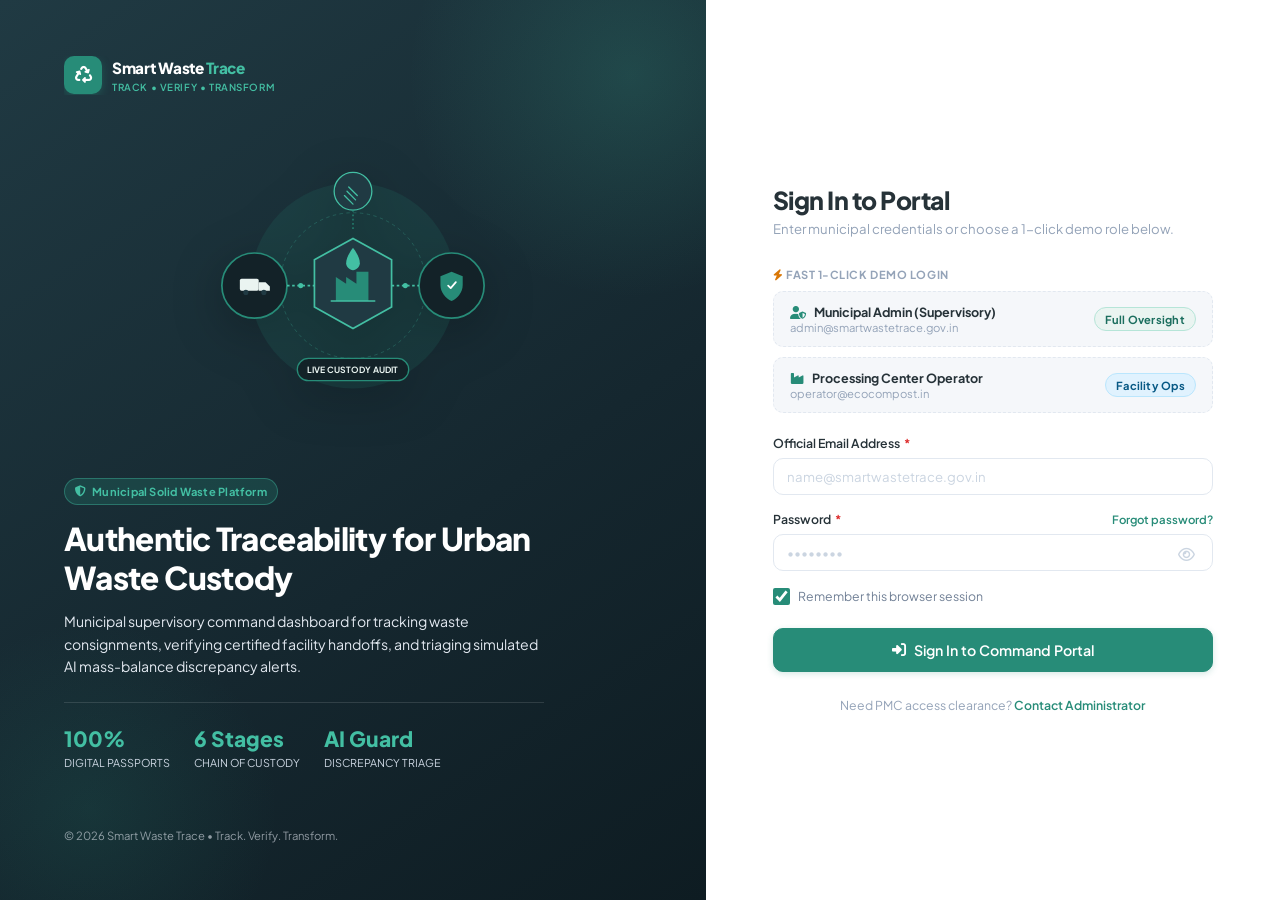
<file: processing-centers.html>
<!DOCTYPE html>
<html lang="en">
<head>
  <meta charset="UTF-8">
  <meta name="viewport" content="width=device-width, initial-scale=1.0">
  <title>Processing Centers | Smart Waste Trace</title>
  <link rel="stylesheet" href="https://cdnjs.cloudflare.com/ajax/libs/font-awesome/6.5.1/css/all.min.css">
  <link rel="stylesheet" href="css/style.css">
  <link rel="stylesheet" href="css/dashboard.css">
  <link rel="stylesheet" href="css/responsive.css">
</head>
<body>

  <div class="app-layout">
    <div id="app-sidebar-container"></div>

    <div class="app-main">
      <div id="app-topbar-container"></div>

      <main class="app-content">
        <!-- Content Header -->
        <div class="content-header">
          <div>
            <div class="content-header-title">Certified Processing Facilities</div>
            <div class="content-header-subtitle">
              Monitor municipal waste processing centers, active capacity utilization, and regulatory compliance.
            </div>
          </div>
          <div class="content-header-actions">
            <button class="btn btn-primary" onclick="openAddCenterModal()">
              <i class="fa-solid fa-plus-circle"></i> Register Processing Center
            </button>
          </div>
        </div>

        <!-- Metric summary cards -->
        <div class="stats-grid" style="margin-bottom: 24px;">
          <div class="stat-card stat-primary">
            <div>
              <div class="stat-label">Active Facilities</div>
              <div class="stat-value">6</div>
              <div class="stat-meta"><i class="fa-solid fa-check text-success"></i> 100% MPCB Compliant</div>
            </div>
            <div class="stat-icon"><i class="fa-solid fa-industry"></i></div>
          </div>

          <div class="stat-card stat-success">
            <div>
              <div class="stat-label">Total Daily Capacity</div>
              <div class="stat-value" style="font-size: 1.5rem;">43,500 kg</div>
              <div class="stat-meta"><i class="fa-solid fa-scale-balanced text-primary"></i> Municipal Grid</div>
            </div>
            <div class="stat-icon"><i class="fa-solid fa-weight-scale"></i></div>
          </div>

          <div class="stat-card stat-warning">
            <div>
              <div class="stat-label">Current Grid Load</div>
              <div class="stat-value" style="font-size: 1.5rem;">32,200 kg</div>
              <div class="stat-meta"><i class="fa-solid fa-chart-line text-warning"></i> 74% Aggregate Utilization</div>
            </div>
            <div class="stat-icon"><i class="fa-solid fa-gauge"></i></div>
          </div>

          <div class="stat-card stat-purple">
            <div>
              <div class="stat-label">Batches Processed</div>
              <div class="stat-value">238</div>
              <div class="stat-meta"><i class="fa-solid fa-recycle" style="color: #8b5cf6;"></i> This Month</div>
            </div>
            <div class="stat-icon"><i class="fa-solid fa-boxes-packing"></i></div>
          </div>
        </div>

        <!-- Processing Centers Grid -->
        <div style="display: grid; grid-template-columns: repeat(auto-fit, minmax(280px, 1fr)); gap: 20px; width: 100%; min-width: 0;" id="processing-centers-container">
          <!-- Populated by processing.js -->
        </div>

        <!-- Register Processing Center Modal -->
        <div class="modal-backdrop" id="add-center-modal">
          <div class="modal-dialog">
            <div class="modal-header">
              <h3 class="card-title">
                <i class="fa-solid fa-industry text-primary"></i> Register Processing Center
              </h3>
              <button class="btn btn-ghost btn-sm" onclick="closeAddCenterModal()">
                <i class="fa-solid fa-xmark"></i>
              </button>
            </div>
            <form id="add-center-form">
              <div class="modal-body">
                <div class="form-group">
                  <label class="form-label" for="center-name">Facility Name <span class="required">*</span></label>
                  <input type="text" id="center-name" class="form-control" placeholder="e.g. Pune Bio-Energy MRF Hub" required>
                </div>

                <div class="form-row">
                  <div class="form-group">
                    <label class="form-label" for="center-type">Processing Technology / Type <span class="required">*</span></label>
                    <input type="text" id="center-type" class="form-control" placeholder="e.g. Biomethanation &amp; Bio-CNG" required>
                  </div>

                  <div class="form-group">
                    <label class="form-label" for="center-capacity">Daily Capacity (kg) <span class="required">*</span></label>
                    <input type="number" id="center-capacity" class="form-control" placeholder="e.g. 7500" min="100" required>
                  </div>
                </div>

                <div class="form-group">
                  <label class="form-label" for="center-location">Physical Location / Address <span class="required">*</span></label>
                  <input type="text" id="center-location" class="form-control" placeholder="e.g. Bhosari Industrial Sector 5, Pune" required>
                </div>

                <div class="form-row">
                  <div class="form-group">
                    <label class="form-label" for="center-auth-code">Authorization License Code</label>
                    <input type="text" id="center-auth-code" class="form-control mono" placeholder="e.g. MPCB-AUT-2026-99">
                  </div>

                  <div class="form-group">
                    <label class="form-label" for="center-contact">Plant Manager / Contact</label>
                    <input type="text" id="center-contact" class="form-control" placeholder="e.g. Anand Kulkarni">
                  </div>
                </div>
              </div>
              <div class="modal-footer">
                <button type="button" class="btn btn-secondary" onclick="closeAddCenterModal()">Cancel</button>
                <button type="submit" class="btn btn-primary">Save Processing Facility</button>
              </div>
            </form>
          </div>
        </div>
      </main>
    </div>
  </div>

  <div id="toast-container"></div>

  <script src="js/data.js"></script>
  <script src="js/auth.js"></script>
  <script src="js/processing.js"></script>
</body>
</html>
</file>
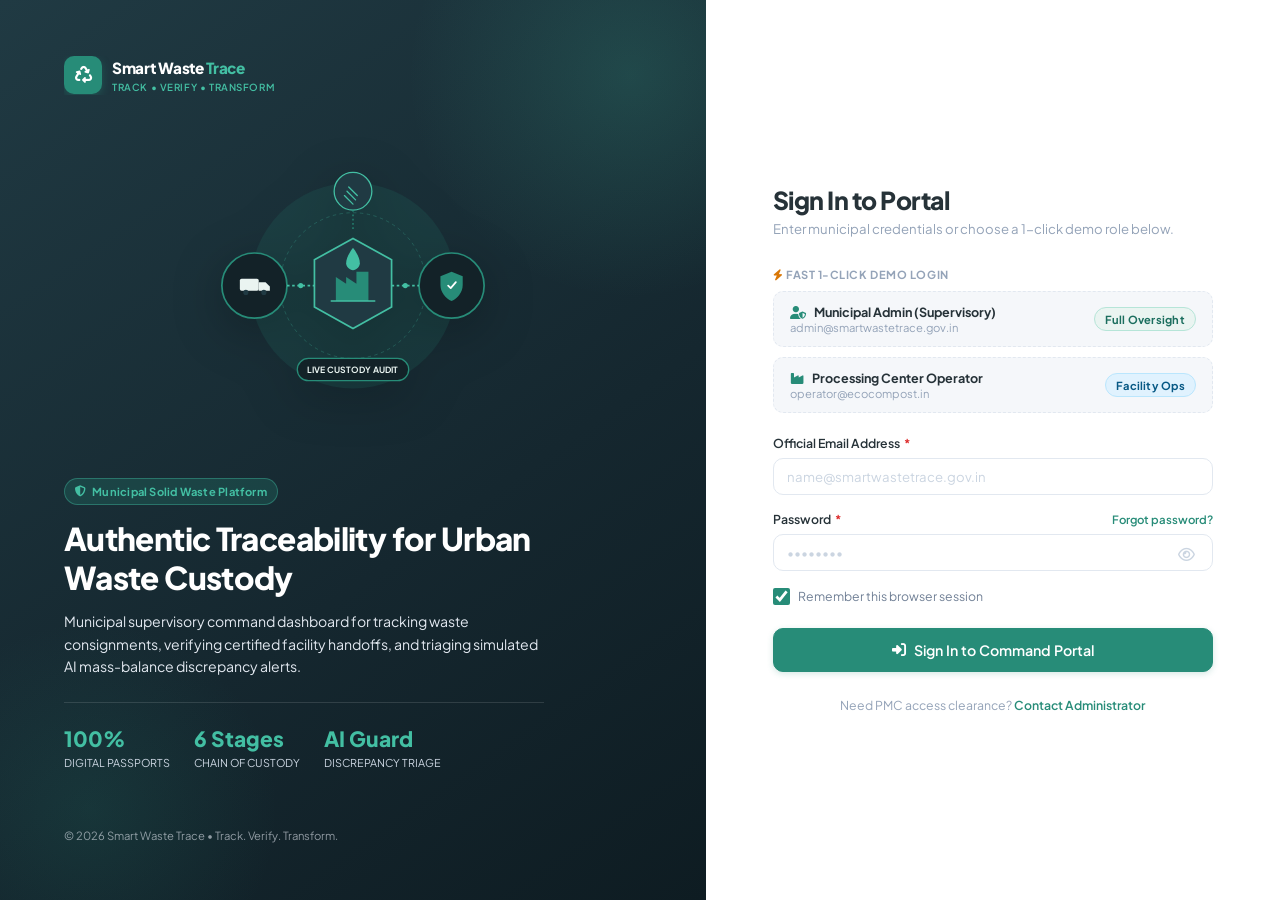
<file: processing-records.html>
<!DOCTYPE html>
<html lang="en">
<head>
  <meta charset="UTF-8">
  <meta name="viewport" content="width=device-width, initial-scale=1.0">
  <title>Processing Records &amp; Discrepancy Audits | Smart Waste Trace</title>
  <link rel="stylesheet" href="https://cdnjs.cloudflare.com/ajax/libs/font-awesome/6.5.1/css/all.min.css">
  <link rel="stylesheet" href="css/style.css">
  <link rel="stylesheet" href="css/dashboard.css">
  <link rel="stylesheet" href="css/responsive.css">
</head>
<body>

  <div class="app-layout">
    <div id="app-sidebar-container"></div>

    <div class="app-main">
      <div id="app-topbar-container"></div>

      <main class="app-content">
        <!-- Content Header -->
        <div class="content-header">
          <div>
            <div class="content-header-title">Facility Processing Records &amp; Discrepancies</div>
            <div class="content-header-subtitle">
              Record plant receipt weights, processing throughputs, and detect mass-balance discrepancies.
            </div>
          </div>
          <div class="content-header-actions">
            <span class="simulated-pill"><i class="fa-solid fa-scale-unbalanced"></i> Mass-Balance Auditor</span>
          </div>
        </div>

        <!-- Top Section: Form on Left, Audit Guidelines on Right -->
        <div class="dashboard-grid-unequal">
          <!-- Record Processing Form -->
          <div class="card">
            <div class="card-header">
              <div>
                <div class="card-title">
                  <i class="fa-solid fa-clipboard-check text-primary"></i> Add Facility Processing Record
                </div>
                <div class="card-subtitle">Certified weighbridge signoff and mass-balance accounting</div>
              </div>
              <span class="badge badge-low">Plant Operator Mode</span>
            </div>
            <div class="card-body">
              <form id="processing-record-form">
                <div class="form-group">
                  <label class="form-label" for="pr-batch-select">Batch ID <span class="required">*</span></label>
                  <select id="pr-batch-select" class="form-select" required>
                    <!-- Populated by processing.js -->
                  </select>
                </div>

                <div class="form-row">
                  <div class="form-group">
                    <label class="form-label">Collected Manifest Weight</label>
                    <input type="text" id="pr-collected-display" class="form-control" readonly style="background: var(--background); color: var(--text-secondary);" value="—">
                  </div>

                  <div class="form-group">
                    <label class="form-label">Assigned Facility</label>
                    <input type="text" id="pr-center-display" class="form-control" readonly style="background: var(--background); color: var(--text-secondary);" value="—">
                  </div>
                </div>

                <div class="form-row">
                  <div class="form-group">
                    <label class="form-label" for="pr-received-qty">Gate Received Quantity (kg) <span class="required">*</span></label>
                    <input type="number" id="pr-received-qty" class="form-control" placeholder="e.g. 490" min="0" step="0.5" required>
                  </div>

                  <div class="form-group">
                    <label class="form-label" for="pr-processed-qty">Processed Yield (kg) <span class="required">*</span></label>
                    <input type="number" id="pr-processed-qty" class="form-control" placeholder="e.g. 470" min="0" step="0.5" required>
                  </div>
                </div>

                <!-- Real-time Discrepancy Preview Tag -->
                <div style="margin-bottom: 16px; background: var(--background); padding: 10px 14px; border-radius: var(--radius-md); border: 1px solid var(--border);">
                  <div style="font-size: 0.72rem; text-transform: uppercase; font-weight: 700; color: var(--text-secondary); margin-bottom: 4px;">Live Mass-Balance Variance</div>
                  <div id="pr-discrepancy-preview">
                    <span class="badge badge-neutral">Select a batch to evaluate variance</span>
                  </div>
                </div>

                <div class="form-row">
                  <div class="form-group">
                    <label class="form-label" for="pr-method">Processing Method <span class="required">*</span></label>
                    <select id="pr-method" class="form-select" required>
                      <option value="Composting (Windrow aerobic)">Composting (Windrow aerobic)</option>
                      <option value="Mechanical Recycling (Pelletizing)">Mechanical Recycling (Pelletizing)</option>
                      <option value="Chemical Recycling (Pyrolysis)">Chemical Recycling (Pyrolysis)</option>
                      <option value="Circuit Dismantling & Metal Recovery">Circuit Dismantling & Metal Recovery</option>
                      <option value="Pulping & Cardboard Crafting">Pulping & Cardboard Crafting</option>
                      <option value="Refuse Derived Fuel (RDF)">Refuse Derived Fuel (RDF)</option>
                      <option value="Biomethanation (Bio-CNG)">Biomethanation (Bio-CNG)</option>
                      <option value="Engineered Sanitary Landfill">Engineered Sanitary Landfill</option>
                    </select>
                  </div>

                  <div class="form-group">
                    <label class="form-label" for="pr-status">Processing Status</label>
                    <select id="pr-status" class="form-select">
                      <option value="Completed">Completed</option>
                      <option value="In Progress">In Progress</option>
                      <option value="Quarantined">Quarantined for Audit</option>
                    </select>
                  </div>
                </div>

                <div class="form-row">
                  <div class="form-group">
                    <label class="form-label" for="pr-date">Processing Date <span class="required">*</span></label>
                    <input type="date" id="pr-date" class="form-control" required>
                  </div>

                  <div class="form-group">
                    <label class="form-label" for="pr-notes">Operator Compliance Remarks</label>
                    <input type="text" id="pr-notes" class="form-control" placeholder="e.g. Moisture reduction 3.2%; Grade A standard.">
                  </div>
                </div>

                <div style="display: flex; justify-content: flex-end; border-top: 1px solid var(--border); padding-top: 16px; margin-top: 6px;">
                  <button type="submit" class="btn btn-primary" style="min-width: 220px;">
                    <i class="fa-solid fa-stamp"></i> Record &amp; Verify Processing
                  </button>
                </div>
              </form>
            </div>
          </div>

          <!-- Right: Guidance & Mass-Balance Protocol -->
          <div class="card" style="background: var(--surface);">
            <div class="card-header" style="background: var(--primary); color: #ffffff;">
              <div class="card-title" style="color: #ffffff;">
                <i class="fa-solid fa-scale-balanced" style="color: var(--accent);"></i> Mass-Balance Audit Protocol
              </div>
              <span class="badge badge-low" style="background: rgba(39, 140, 120, 0.25); color: var(--accent); border-color: rgba(67, 191, 163, 0.4);">Tolerance 5.0%</span>
            </div>
            <div class="card-body">
              <div style="background: var(--soft-mint); border-left: 3px solid var(--secondary); padding: 14px; border-radius: var(--radius-sm); margin-bottom: 16px; font-size: 0.83rem; color: var(--text-primary); line-height: 1.5;">
                <strong style="color: var(--primary); display: block; margin-bottom: 4px;">
                  <i class="fa-solid fa-triangle-exclamation" style="color: var(--status-amber);"></i> Municipal Discrepancy Tolerance Rule
                </strong>
                Any batch experiencing &gt;5% shrinkage or unaccounted mass divergence between collection intake and certified gate weighbridge is flagged automatically by the AI system as a potential diversion anomaly.
              </div>

              <div style="font-size: 0.82rem; color: var(--text-primary); margin-bottom: 14px;">
                <h4 style="font-size: 0.88rem; font-weight: 700; color: var(--text-primary); margin-bottom: 8px;">
                  <i class="fa-solid fa-circle-check text-primary"></i> Verification Criteria
                </h4>
                <ul style="padding-left: 18px; line-height: 1.6; color: var(--text-secondary);">
                  <li>Certified weighbridge gross/tare measurement slips.</li>
                  <li>Automated mass-balance shrinkage comparison.</li>
                  <li>End-product yield registration (Compost, Pellets, RDF).</li>
                  <li>Operator digital signature and license verification.</li>
                </ul>
              </div>

              <div style="background: var(--background); border: 1px solid var(--border); border-radius: var(--radius-md); padding: 12px 14px; font-size: 0.78rem; color: var(--text-secondary);">
                <div><strong>Standard Allowable Moisture Loss:</strong> 3% - 5% (Organic)</div>
                <div style="margin-top: 3px;"><strong>Non-biodegradable Tolerance:</strong> &lt;1.5% (Plastic, Metal, E-Waste)</div>
              </div>
            </div>
          </div>
        </div>

        <!-- Bottom Section: Full-Width Processing Records Table -->
        <div class="card" style="margin-top: 24px;">
          <div class="card-header">
            <div>
              <div class="card-title">
                <i class="fa-solid fa-clock-rotate-left text-primary"></i> Processing Records Log
              </div>
              <div class="card-subtitle">Certified weighbridge signoffs, throughput yields, and shrinkage tracking</div>
            </div>
          </div>
          <div class="table-responsive">
            <table class="data-table">
              <thead>
                <tr>
                  <th>Batch ID</th>
                  <th>Facility</th>
                  <th>Received</th>
                  <th>Processed</th>
                  <th>Variance</th>
                  <th>Method</th>
                  <th>Date</th>
                  <th>Status</th>
                  <th>Signoff</th>
                </tr>
              </thead>
              <tbody id="processing-records-tbody">
                <!-- Populated by processing.js -->
              </tbody>
            </table>
          </div>
        </div>
      </main>
    </div>
  </div>

  <div id="toast-container"></div>

  <script src="js/data.js"></script>
  <script src="js/auth.js"></script>
  <script src="js/processing.js"></script>
</body>
</html>
</file>
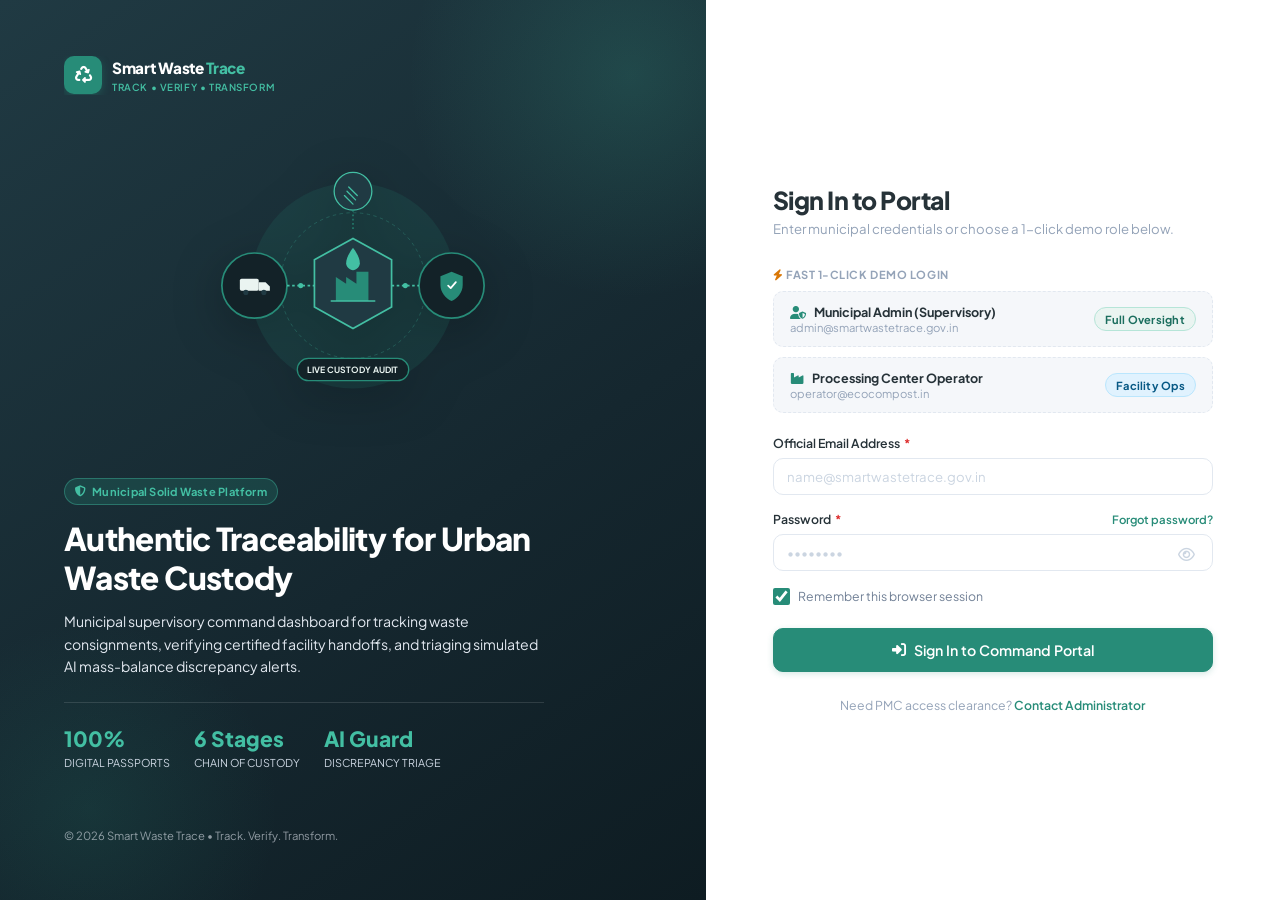
<file: transportation.html>
<!DOCTYPE html>
<html lang="en">
<head>
  <meta charset="UTF-8">
  <meta name="viewport" content="width=device-width, initial-scale=1.0">
  <title>Transportation &amp; Journey Telemetry | Smart Waste Trace</title>
  <link rel="stylesheet" href="https://cdnjs.cloudflare.com/ajax/libs/font-awesome/6.5.1/css/all.min.css">
  <link rel="stylesheet" href="css/style.css">
  <link rel="stylesheet" href="css/dashboard.css">
  <link rel="stylesheet" href="css/responsive.css">
</head>
<body>

  <div class="app-layout">
    <div id="app-sidebar-container"></div>

    <div class="app-main">
      <div id="app-topbar-container"></div>

      <main class="app-content">
        <!-- Header -->
        <div class="content-header">
          <div>
            <div class="content-header-title">Transportation &amp; Journey Telemetry</div>
            <div class="content-header-subtitle">
              Record live vehicular transit legs, geofence milestones, and delivery handoffs.
            </div>
          </div>
          <div class="content-header-actions">
            <span class="simulated-pill"><i class="fa-solid fa-satellite"></i> GPS Simulation Active</span>
          </div>
        </div>

        <!-- Top Section: Form on Left, Telemetry & Corridor on Right -->
        <div class="dashboard-grid-unequal">
          <!-- Left: Record Transportation Update Form -->
          <div class="card">
            <div class="card-header">
              <div>
                <div class="card-title">
                  <i class="fa-solid fa-route text-primary"></i> Log Transportation Checkpoint
                </div>
                <div class="card-subtitle">Update custody transfer location, timestamps, and status</div>
              </div>
              <span class="badge badge-low">Field Checkpoint</span>
            </div>
            <div class="card-body">
              <form id="transport-update-form">
                <div class="form-row">
                  <div class="form-group">
                    <label class="form-label" for="tr-batch-id">Batch ID <span class="required">*</span></label>
                    <select id="tr-batch-id" class="form-select" required>
                      <!-- Populated by transportation.js -->
                    </select>
                  </div>

                  <div class="form-group">
                    <label class="form-label" for="tr-vehicle">Vehicle Number <span class="required">*</span></label>
                    <input type="text" id="tr-vehicle" class="form-control mono" placeholder="e.g. MH12AB1234" required>
                  </div>
                </div>

                <div class="form-row">
                  <div class="form-group">
                    <label class="form-label" for="tr-status">Transfer Status <span class="required">*</span></label>
                    <select id="tr-status" class="form-select" required>
                      <option value="In-Transit">In-Transit (Normal)</option>
                      <option value="Delivered">Delivered &amp; Unloaded</option>
                      <option value="Delayed">Delayed / Stationary</option>
                      <option value="Route Deviation">Route Deviation Flagged</option>
                      <option value="Disputed Delivery">Disputed Weighment</option>
                    </select>
                  </div>

                  <div class="form-group">
                    <label class="form-label" for="tr-location">Current Location / Checkpoint <span class="required">*</span></label>
                    <input type="text" id="tr-location" class="form-control" placeholder="e.g. Hadapsar Bypass Checkpoint" required>
                  </div>
                </div>

                <div class="form-row">
                  <div class="form-group">
                    <label class="form-label" for="tr-destination">Destination Facility <span class="required">*</span></label>
                    <input type="text" id="tr-destination" class="form-control" placeholder="e.g. Pune Eco-Compost Facility" required>
                  </div>

                  <div class="form-group">
                    <label class="form-label" for="tr-departure-time">Departure Timestamp</label>
                    <input type="text" id="tr-departure-time" class="form-control" placeholder="YYYY-MM-DD HH:MM">
                  </div>
                </div>

                <div class="form-row">
                  <div class="form-group">
                    <label class="form-label" for="tr-arrival-time">Arrival Timestamp (or Est.)</label>
                    <input type="text" id="tr-arrival-time" class="form-control" placeholder="Pending / HH:MM">
                  </div>

                  <div class="form-group">
                    <label class="form-label" for="tr-notes">Driver / Custody Log Notes</label>
                    <input type="text" id="tr-notes" class="form-control" placeholder="e.g. Green corridor transit, cargo seal #A890 intact.">
                  </div>
                </div>

                <div style="display: flex; justify-content: flex-end; border-top: 1px solid var(--border); padding-top: 16px; margin-top: 6px;">
                  <button type="submit" class="btn btn-primary" style="min-width: 200px;">
                    <i class="fa-solid fa-cloud-arrow-up"></i> Record Journey Checkpoint
                  </button>
                </div>
              </form>
            </div>
          </div>

          <!-- Right: Live Fleet Corridor Map Simulation & Info -->
          <div class="card" style="background: var(--surface); border: 1px solid var(--border);">
            <div class="card-header" style="background: var(--primary); color: #ffffff;">
              <div class="card-title" style="color: #ffffff;">
                <i class="fa-solid fa-map-location-dot" style="color: var(--accent);"></i> Municipal Transit Corridor
              </div>
              <span class="badge badge-low" style="background: rgba(39, 140, 120, 0.25); color: var(--accent); border-color: rgba(67, 191, 163, 0.4);">Live Geofence</span>
            </div>
            <div class="card-body">
              <div style="display: grid; grid-template-columns: repeat(3, 1fr); gap: 12px; margin-bottom: 18px; text-align: center;">
                <div style="background: var(--background); border: 1px solid var(--border); padding: 14px 8px; border-radius: var(--radius-md);">
                  <div style="font-size: 1.45rem; font-weight: 800; color: var(--secondary);">4</div>
                  <div style="font-size: 0.7rem; color: var(--text-secondary); text-transform: uppercase; font-weight: 700;">En Route</div>
                </div>
                <div style="background: var(--background); border: 1px solid var(--border); padding: 14px 8px; border-radius: var(--radius-md);">
                  <div style="font-size: 1.45rem; font-weight: 800; color: var(--status-amber);">1</div>
                  <div style="font-size: 0.7rem; color: var(--text-secondary); text-transform: uppercase; font-weight: 700;">Delayed</div>
                </div>
                <div style="background: var(--background); border: 1px solid var(--border); padding: 14px 8px; border-radius: var(--radius-md);">
                  <div style="font-size: 1.45rem; font-weight: 800; color: var(--status-red);">1</div>
                  <div style="font-size: 0.7rem; color: var(--text-secondary); text-transform: uppercase; font-weight: 700;">Deviation</div>
                </div>
              </div>

              <div style="background: var(--soft-mint); border-left: 3px solid var(--secondary); padding: 12px 14px; border-radius: var(--radius-sm); margin-bottom: 14px; font-size: 0.82rem; color: var(--text-primary); line-height: 1.45;">
                <strong style="color: var(--primary); display: block; margin-bottom: 2px;">
                  <i class="fa-solid fa-shield-halved" style="color: var(--secondary);"></i> Geofence Corridor Rule
                </strong>
                Vehicles emit simulated coordinates every 10 minutes. Deviations &gt;500m outside approved municipal arterial roads trigger automated AI anomaly flags.
              </div>

              <div style="font-size: 0.8rem; color: var(--text-secondary); line-height: 1.45;">
                <div><strong>Corridor Jurisdiction:</strong> Pune Municipal Hub &amp; Ring Corridor</div>
                <div style="margin-top: 4px;"><strong>Active Fleet Telemetry:</strong> Hadapsar, Katraj, Kothrud, Shivajinagar wards.</div>
              </div>
            </div>
          </div>
        </div>

        <!-- Bottom Section: Full-Width Transportation Checkpoint Registry Table -->
        <div class="card" style="margin-top: 24px;">
          <div class="card-header">
            <div>
              <div class="card-title">
                <i class="fa-solid fa-clock-rotate-left text-primary"></i> Transportation Checkpoint Registry
              </div>
              <div class="card-subtitle">Complete ledger of logged transit waypoints and custodial transfers</div>
            </div>
          </div>
          <div class="table-responsive">
            <table class="data-table">
              <thead>
                <tr>
                  <th>Batch ID</th>
                  <th>Vehicle</th>
                  <th>Current Location</th>
                  <th>Destination</th>
                  <th>Departure</th>
                  <th>Arrival</th>
                  <th>Transfer Status</th>
                  <th>Action</th>
                </tr>
              </thead>
              <tbody id="transport-tbody">
                <!-- Populated by transportation.js -->
              </tbody>
            </table>
          </div>
        </div>
      </main>
    </div>
  </div>

  <div id="toast-container"></div>

  <script src="js/data.js"></script>
  <script src="js/auth.js"></script>
  <script src="js/transportation.js"></script>
</body>
</html>
</file>
<file: css/style.css>
/* ==========================================================================
   SMART WASTE TRACE - DESIGN SYSTEM
   Theme: Navy + Teal + Soft White (Modern Environmental Technology SaaS)
   Tagline: Track. Verify. Transform.
   Color Palette:
   - Primary:        #203A43 (Deep Blue-Grey / Navy)
   - Secondary:      #278C78 (Soft Emerald Teal)
   - Accent:         #43BFA3 (Teal Accent)
   - Background:     #F5F7FA (Light Grey Canvas)
   - Surface:        #FFFFFF (Card & Container White)
   - Soft Mint:      #EAF4F1 (Muted Teal Highlight)
   - Text Primary:   #263238 (Dark Charcoal)
   - Text Secondary: #718096 (Slate Muted)
   - Border:         #E2E8F0 (Subtle Light Grey Border)
   ========================================================================== */

@import url('https://fonts.googleapis.com/css2?family=Plus+Jakarta+Sans:wght@300;400;500;600;700;800&family=JetBrains+Mono:wght@400;500;600;700&display=swap');

:root {
  /* Core Theme Variables (Specified) */
  --primary:        #203A43;
  --secondary:      #278C78;
  --accent:         #43BFA3;
  --background:     #F5F7FA;
  --surface:        #FFFFFF;
  --soft-mint:      #EAF4F1;
  --text-primary:   #263238;
  --text-secondary: #718096;
  --border:         #E2E8F0;

  /* Backward Compatibility Aliases */
  --deep-forest:    var(--primary);
  --emerald:        var(--secondary);
  --teal:           var(--accent);
  --warm-white:     var(--background);
  --dark-charcoal:  var(--text-primary);
  --white:          var(--surface);
  --bg-app:         var(--background);
  --bg-card:        var(--surface);
  --bg-card-hover:  var(--soft-mint);
  --border-color:   var(--border);
  --border-light:   #EDF2F7;
  --border-focus:   var(--secondary);

  /* Primary Shades */
  --primary-950:    #0B1519;
  --primary-900:    #132228;
  --primary-800:    #203A43;
  --primary-700:    #234A52;
  --primary-600:    #278C78;
  --primary-500:    #43BFA3;
  --primary-400:    #63D2B8;
  --primary-300:    #91E3CE;
  --primary-200:    #BEEFE3;
  --primary-100:    #DDF8F1;
  --primary-50:     #EAF4F1;

  /* Slate Scale */
  --slate-950:      #12191D;
  --slate-900:      #263238;
  --slate-800:      #334155;
  --slate-700:      #475569;
  --slate-600:      #718096;
  --slate-500:      #94A3B8;
  --slate-400:      #CBD5E1;
  --slate-300:      #E2E8F0;
  --slate-200:      #EDF2F7;
  --slate-100:      #F8FAFC;
  --slate-50:       #F5F7FA;

  /* Typography */
  --font-sans: 'Plus Jakarta Sans', -apple-system, BlinkMacSystemFont, 'Segoe UI', Roboto, sans-serif;
  --font-mono: 'JetBrains Mono', monospace;

  /* Status Colors */
  --status-green:        #278C78;
  --status-green-bg:     #EAF4F1;
  --status-green-border: #B6E5D8;
  --status-green-text:   #1B6E5E;

  --status-amber:        #D97706;
  --status-amber-bg:     #FEF3C7;
  --status-amber-border: #FDE68A;
  --status-amber-text:   #92400E;

  --status-red:          #DC2626;
  --status-red-bg:       #FEE2E2;
  --status-red-border:   #FECACA;
  --status-red-text:     #991B1B;

  --status-blue:         #0284C7;
  --status-blue-bg:      #E0F2FE;
  --status-blue-border:  #BAE6FD;
  --status-blue-text:    #075985;

  /* Layout Dimensions */
  --sidebar-width: 250px;
  --sidebar-collapsed-width: 72px;
  --topbar-height: 70px;

  /* Radiuses */
  --radius-xs: 4px;
  --radius-sm: 6px;
  --radius-md: 10px;
  --radius-lg: 14px;
  --radius-xl: 18px;
  --radius-full: 9999px;

  /* Subtle Clean Shadows */
  --shadow-xs: 0 1px 2px rgba(32, 58, 67, 0.04);
  --shadow-sm: 0 2px 5px rgba(32, 58, 67, 0.06), 0 1px 2px rgba(32, 58, 67, 0.03);
  --shadow-md: 0 4px 14px -1px rgba(32, 58, 67, 0.08), 0 2px 4px -1px rgba(32, 58, 67, 0.04);
  --shadow-lg: 0 10px 22px -3px rgba(32, 58, 67, 0.09), 0 4px 6px -2px rgba(32, 58, 67, 0.03);
  --shadow-xl: 0 20px 30px -5px rgba(32, 58, 67, 0.12), 0 8px 10px -5px rgba(32, 58, 67, 0.04);

  /* Transitions */
  --transition-fast: 0.18s cubic-bezier(0.16, 1, 0.3, 1);
  --transition-normal: 0.25s cubic-bezier(0.16, 1, 0.3, 1);
  --transition-smooth: 0.38s cubic-bezier(0.16, 1, 0.3, 1);
}

/* Base Reset */
*, *::before, *::after {
  box-sizing: border-box;
  margin: 0;
  padding: 0;
}

html {
  font-size: 15px;
  scroll-behavior: smooth;
  height: 100%;
}

body {
  font-family: var(--font-sans);
  background-color: var(--background);
  color: var(--text-primary);
  line-height: 1.55;
  min-height: 100%;
  -webkit-font-smoothing: antialiased;
  -moz-osx-font-smoothing: grayscale;
  overflow-x: hidden;
}

a {
  color: var(--secondary);
  text-decoration: none;
  transition: color var(--transition-fast);
}

a:hover {
  color: var(--primary);
}

img, svg {
  vertical-align: middle;
}

button, input, select, textarea {
  font-family: inherit;
  font-size: inherit;
}

/* Headings */
h1, h2, h3, h4, h5, h6 {
  color: var(--text-primary);
  font-weight: 700;
  line-height: 1.25;
  letter-spacing: -0.015em;
}

h1 { font-size: 1.75rem; font-weight: 800; }
h2 { font-size: 1.45rem; }
h3 { font-size: 1.2rem; }
h4 { font-size: 1.02rem; }

p {
  color: var(--text-secondary);
}

.mono {
  font-family: var(--font-mono);
}

/* Status Badges */
.badge {
  display: inline-flex;
  align-items: center;
  gap: 6px;
  padding: 4px 10px;
  font-size: 0.74rem;
  font-weight: 700;
  border-radius: var(--radius-full);
  letter-spacing: 0.02em;
  white-space: nowrap;
}

.badge-dot {
  width: 6px;
  height: 6px;
  border-radius: 50%;
  flex-shrink: 0;
}

/* Status Variants */
.badge-low,
.badge-completed,
.badge-verified,
.badge-active {
  background-color: var(--status-green-bg);
  color: var(--status-green-text);
  border: 1px solid var(--status-green-border);
}
.badge-low .badge-dot,
.badge-completed .badge-dot,
.badge-verified .badge-dot,
.badge-active .badge-dot {
  background-color: var(--status-green);
}

.badge-medium,
.badge-pending,
.badge-delayed,
.badge-warning {
  background-color: var(--status-amber-bg);
  color: var(--status-amber-text);
  border: 1px solid var(--status-amber-border);
}
.badge-medium .badge-dot,
.badge-pending .badge-dot,
.badge-delayed .badge-dot,
.badge-warning .badge-dot {
  background-color: var(--status-amber);
}

.badge-high,
.badge-critical,
.badge-danger,
.badge-discrepancy {
  background-color: var(--status-red-bg);
  color: var(--status-red-text);
  border: 1px solid var(--status-red-border);
}
.badge-high .badge-dot,
.badge-critical .badge-dot,
.badge-danger .badge-dot,
.badge-discrepancy .badge-dot {
  background-color: var(--status-red);
}

.badge-info,
.badge-in-transit,
.badge-transit {
  background-color: var(--status-blue-bg);
  color: var(--status-blue-text);
  border: 1px solid var(--status-blue-border);
}
.badge-info .badge-dot,
.badge-in-transit .badge-dot,
.badge-transit .badge-dot {
  background-color: var(--status-blue);
}

.badge-neutral {
  background-color: var(--slate-100);
  color: var(--text-secondary);
  border: 1px solid var(--border);
}
.badge-neutral .badge-dot {
  background-color: var(--slate-500);
}

/* Simulation Pills & Banners */
.simulated-pill {
  display: inline-flex;
  align-items: center;
  gap: 6px;
  background-color: var(--soft-mint);
  color: var(--secondary);
  border: 1px solid var(--status-green-border);
  font-size: 0.73rem;
  font-weight: 700;
  padding: 3px 10px;
  border-radius: var(--radius-full);
}

.simulated-banner {
  background: var(--soft-mint);
  border: 1px solid var(--status-green-border);
  color: var(--text-primary);
  padding: 10px 16px;
  border-radius: var(--radius-md);
  font-size: 0.82rem;
  display: flex;
  align-items: center;
  gap: 10px;
  margin-bottom: 20px;
}

/* Buttons */
.btn {
  display: inline-flex;
  align-items: center;
  justify-content: center;
  gap: 8px;
  font-weight: 600;
  font-size: 0.86rem;
  padding: 9px 18px;
  border-radius: var(--radius-md);
  cursor: pointer;
  border: 1px solid transparent;
  transition: all var(--transition-fast);
  white-space: nowrap;
  user-select: none;
  text-decoration: none;
}

.btn:active {
  transform: translateY(1px);
}

.btn-primary {
  background-color: var(--secondary);
  color: #FFFFFF;
  border-color: var(--secondary);
  box-shadow: 0 2px 6px rgba(39, 140, 120, 0.2);
}
.btn-primary:hover {
  background-color: #1f7262;
  border-color: #1f7262;
  color: #FFFFFF;
  box-shadow: 0 4px 12px rgba(39, 140, 120, 0.3);
  transform: translateY(-1px);
}

.btn-secondary {
  background-color: var(--surface);
  color: var(--text-primary);
  border: 1px solid var(--border);
  box-shadow: var(--shadow-xs);
}
.btn-secondary:hover {
  background-color: var(--soft-mint);
  border-color: var(--secondary);
  color: var(--secondary);
  transform: translateY(-1px);
}

.btn-teal, .btn-accent {
  background-color: var(--accent);
  color: #FFFFFF;
  border-color: var(--accent);
}
.btn-teal:hover, .btn-accent:hover {
  background-color: #38b297;
  color: #FFFFFF;
  transform: translateY(-1px);
}

.btn-danger {
  background-color: var(--status-red);
  color: #FFFFFF;
  border-color: var(--status-red);
}
.btn-danger:hover {
  background-color: #b91c1c;
  color: #FFFFFF;
}

.btn-success {
  background-color: var(--secondary);
  color: #FFFFFF;
  border-color: var(--secondary);
}
.btn-success:hover {
  background-color: #1f7262;
  color: #FFFFFF;
}

.btn-ghost {
  background: transparent;
  color: var(--text-secondary);
  border: 1px solid transparent;
}
.btn-ghost:hover {
  background: var(--soft-mint);
  color: var(--secondary);
}

.btn-sm {
  padding: 6px 12px;
  font-size: 0.78rem;
  border-radius: var(--radius-sm);
}

.btn-lg {
  padding: 12px 24px;
  font-size: 0.95rem;
  border-radius: var(--radius-lg);
}

.btn-icon {
  width: 36px;
  height: 36px;
  padding: 0;
  border-radius: var(--radius-md);
}

/* Modern Clean Cards */
.card {
  background: var(--surface);
  border: 1px solid var(--border);
  border-radius: var(--radius-lg);
  box-shadow: var(--shadow-sm);
  transition: box-shadow var(--transition-normal), border-color var(--transition-normal);
  position: relative;
  overflow: hidden;
  box-sizing: border-box;
  width: 100%;
}

.card:hover {
  border-color: #CBD5E1;
  box-shadow: var(--shadow-md);
}

.card-header {
  padding: 16px 20px;
  border-bottom: 1px solid var(--border);
  display: flex;
  align-items: center;
  justify-content: space-between;
  gap: 12px;
}

.card-title {
  font-size: 1.02rem;
  font-weight: 700;
  color: var(--text-primary);
  display: flex;
  align-items: center;
  gap: 10px;
}

.card-subtitle {
  font-size: 0.78rem;
  color: var(--text-secondary);
  margin-top: 2px;
}

.card-body {
  padding: 20px;
}

.card-footer {
  padding: 12px 20px;
  border-top: 1px solid var(--border);
  background: var(--background);
  display: flex;
  align-items: center;
  justify-content: space-between;
}

/* Form Controls & Grids */
.form-group {
  margin-bottom: 16px;
  width: 100%;
  min-width: 0;
  box-sizing: border-box;
}

.form-label {
  display: block;
  font-size: 0.82rem;
  font-weight: 600;
  color: var(--text-primary);
  margin-bottom: 6px;
  line-height: 1.35;
  white-space: normal;
}

.form-label .required {
  color: var(--status-red);
  margin-left: 2px;
}

.form-control, .form-select {
  box-sizing: border-box;
  width: 100%;
  min-width: 0;
  padding: 9px 13px;
  font-size: 0.88rem;
  color: var(--text-primary);
  background-color: var(--surface);
  border: 1px solid var(--border);
  border-radius: var(--radius-md);
  transition: all var(--transition-fast);
  outline: none;
}

.form-control:focus, .form-select:focus {
  border-color: var(--secondary);
  box-shadow: 0 0 0 3px rgba(39, 140, 120, 0.15);
  background-color: #FFFFFF;
}

.form-control::placeholder {
  color: var(--slate-400);
}

.form-hint {
  font-size: 0.73rem;
  color: var(--text-secondary);
  margin-top: 4px;
  line-height: 1.35;
}

/* 2-Column Responsive Form Row */
.form-row {
  display: grid;
  grid-template-columns: repeat(2, 1fr);
  gap: 16px;
  width: 100%;
  min-width: 0;
  box-sizing: border-box;
}

@media (max-width: 768px) {
  .form-row {
    grid-template-columns: 1fr;
    gap: 12px;
  }
}

/* Checkbox */
.form-check {
  display: flex;
  align-items: center;
  gap: 8px;
  user-select: none;
  cursor: pointer;
}

.form-check-input {
  width: 17px;
  height: 17px;
  accent-color: var(--secondary);
  cursor: pointer;
}

/* Tables */
.table-responsive {
  width: 100%;
  overflow-x: auto;
  -webkit-overflow-scrolling: touch;
  box-sizing: border-box;
}

.data-table {
  width: 100%;
  border-collapse: separate;
  border-spacing: 0;
  font-size: 0.86rem;
  text-align: left;
}

.data-table th {
  background-color: var(--background);
  color: var(--text-secondary);
  font-weight: 700;
  font-size: 0.74rem;
  text-transform: uppercase;
  letter-spacing: 0.05em;
  padding: 12px 16px;
  border-bottom: 1px solid var(--border);
  white-space: nowrap;
}

.data-table td {
  padding: 13px 16px;
  border-bottom: 1px solid var(--border);
  color: var(--text-primary);
  vertical-align: middle;
}

.data-table tbody tr {
  transition: background var(--transition-fast);
}

.data-table tbody tr:hover td {
  background-color: var(--soft-mint);
}

.data-table tbody tr:last-child td {
  border-bottom: none;
}

/* Modals */
.modal-backdrop {
  position: fixed;
  top: 0; left: 0; right: 0; bottom: 0;
  background: rgba(32, 58, 67, 0.55);
  backdrop-filter: blur(4px);
  z-index: 1050;
  display: none;
  align-items: center;
  justify-content: center;
  padding: 16px;
}

.modal-backdrop.active {
  display: flex;
}

.modal-dialog {
  background: var(--surface);
  border: 1px solid var(--border);
  border-radius: var(--radius-xl);
  box-shadow: var(--shadow-xl);
  width: 100%;
  max-width: 540px;
  overflow: hidden;
  animation: modalPop 0.22s cubic-bezier(0.16, 1, 0.3, 1);
  box-sizing: border-box;
}

@keyframes modalPop {
  0%   { opacity: 0; transform: scale(0.96) translateY(8px); }
  100% { opacity: 1; transform: scale(1) translateY(0); }
}

.modal-header {
  padding: 18px 22px;
  border-bottom: 1px solid var(--border);
  display: flex;
  align-items: center;
  justify-content: space-between;
}

.modal-body {
  padding: 22px;
  max-height: calc(85vh - 120px);
  overflow-y: auto;
}

.modal-footer {
  padding: 14px 22px;
  border-top: 1px solid var(--border);
  background: var(--background);
  display: flex;
  align-items: center;
  justify-content: flex-end;
  gap: 10px;
}

/* Toast Notifications */
#toast-container {
  position: fixed;
  bottom: 24px;
  right: 24px;
  z-index: 2000;
  display: flex;
  flex-direction: column;
  gap: 10px;
  pointer-events: none;
}

.toast {
  pointer-events: auto;
  display: flex;
  align-items: center;
  gap: 12px;
  background: var(--surface);
  border: 1px solid var(--border);
  border-radius: var(--radius-md);
  padding: 12px 18px;
  box-shadow: var(--shadow-lg);
  min-width: 290px;
  max-width: 440px;
  font-size: 0.86rem;
  color: var(--text-primary);
  animation: toastSlideIn 0.28s cubic-bezier(0.16, 1, 0.3, 1);
}

@keyframes toastSlideIn {
  from { opacity: 0; transform: translateY(12px); }
  to   { opacity: 1; transform: translateY(0); }
}

@keyframes toastSlideOut {
  from { opacity: 1; transform: translateY(0); }
  to   { opacity: 0; transform: translateY(12px); }
}

.toast-icon {
  font-size: 1.1rem;
  flex-shrink: 0;
}
.toast-success .toast-icon { color: var(--secondary); }
.toast-warning .toast-icon { color: var(--status-amber); }
.toast-danger  .toast-icon { color: var(--status-red); }
.toast-info    .toast-icon { color: var(--status-blue); }

.toast-content {
  flex: 1;
  line-height: 1.4;
}

.toast-close {
  background: transparent;
  border: none;
  color: var(--slate-400);
  cursor: pointer;
  padding: 4px;
  font-size: 0.85rem;
}
.toast-close:hover {
  color: var(--text-primary);
}

/* Utilities */
.text-center { text-align: center; }
.text-right  { text-align: right; }
.font-bold   { font-weight: 700; }
.text-primary{ color: var(--secondary) !important; }
.text-success{ color: var(--status-green) !important; }
.text-warning{ color: var(--status-amber) !important; }
.text-danger { color: var(--status-red) !important; }
.text-muted  { color: var(--text-secondary) !important; }

.d-none { display: none !important; }
@media (min-width: 576px) { .d-sm-inline { display: inline !important; } }
@media (min-width: 992px) { .d-lg-none   { display: none !important; } }

/* Waste Type Badges */
.waste-badge {
  display: inline-flex;
  align-items: center;
  gap: 5px;
  padding: 3px 9px;
  border-radius: var(--radius-sm);
  font-size: 0.76rem;
  font-weight: 600;
  background: var(--background);
  border: 1px solid var(--border);
  color: var(--text-primary);
  white-space: nowrap;
}

.waste-organic { background: #EAF4F1; color: #1B6E5E; border-color: #B6E5D8; }
.waste-plastic { background: #E0F2FE; color: #075985; border-color: #BAE6FD; }
.waste-paper   { background: #FEF3C7; color: #92400E; border-color: #FDE68A; }
.waste-metal   { background: #F1F5F9; color: #334155; border-color: #CBD5E1; }
.waste-ewaste  { background: #F3E8FF; color: #6D28D9; border-color: #DDD6FE; }
.waste-mixedwaste { background: #FEE2E2; color: #991B1B; border-color: #FECACA; }
</file>
<file: css/dashboard.css>
/* ==========================================================================
   SMART WASTE TRACE - DASHBOARD & APPLICATION LAYOUT
   Theme: Navy + Teal + Soft White (Modern Environmental Technology SaaS)
   Palette:
   - Sidebar & Accents: Deep Blue-Grey Navy (#203A43)
   - Active Nav & Buttons: Soft Emerald Teal (#278C78)
   - Secondary / Mint: Soft Mint (#EAF4F1), Accent (#43BFA3)
   - Surface / Cards: White (#FFFFFF)
   - App Canvas: Light Grey (#F5F7FA)
   ========================================================================== */

/* Main App Layout */
.app-layout {
  display: flex;
  width: 100%;
  min-height: 100vh;
  background-color: var(--background);
  overflow-x: hidden;
  position: relative;
}

/* Sidebar Desktop */
.app-sidebar {
  width: var(--sidebar-width); /* 250px */
  background: var(--primary);  /* #203A43 */
  color: #E2E8F0;
  display: flex;
  flex-direction: column;
  position: fixed;
  top: 0;
  bottom: 0;
  left: 0;
  z-index: 100;
  transition: width var(--transition-normal), transform var(--transition-normal);
  border-right: 1px solid rgba(255, 255, 255, 0.08);
  box-shadow: 2px 0 14px rgba(32, 58, 67, 0.12);
  overflow-y: auto;
  overflow-x: hidden;
}

.sidebar-header {
  height: var(--topbar-height);
  padding: 0 18px;
  display: flex;
  align-items: center;
  justify-content: space-between;
  border-bottom: 1px solid rgba(255, 255, 255, 0.08);
  flex-shrink: 0;
}

.brand-wrapper {
  display: flex;
  align-items: center;
  gap: 10px;
  overflow: hidden;
  text-decoration: none;
}

.brand-logo-icon {
  width: 38px;
  height: 38px;
  min-width: 38px;
  border-radius: var(--radius-md);
  background: var(--secondary);
  display: flex;
  align-items: center;
  justify-content: center;
  color: #FFFFFF;
  font-size: 1.15rem;
  box-shadow: 0 3px 8px rgba(39, 140, 120, 0.35);
}

.brand-text {
  display: flex;
  flex-direction: column;
  white-space: nowrap;
}

.brand-name {
  font-size: 1.02rem;
  font-weight: 800;
  color: #FFFFFF;
  letter-spacing: -0.02em;
}

.brand-name span {
  color: var(--accent);
}

.brand-tagline {
  font-size: 0.65rem;
  font-weight: 600;
  color: var(--accent);
  letter-spacing: 0.06em;
  text-transform: uppercase;
}

.sidebar-toggle-btn {
  background: transparent;
  border: none;
  color: rgba(226, 232, 240, 0.7);
  font-size: 1.05rem;
  cursor: pointer;
  padding: 6px;
  border-radius: var(--radius-sm);
  transition: all var(--transition-fast);
}
.sidebar-toggle-btn:hover {
  color: #FFFFFF;
  background: rgba(255, 255, 255, 0.1);
}

/* Sidebar Navigation */
.sidebar-nav {
  flex: 1;
  padding: 14px 10px;
  overflow-y: auto;
  overflow-x: hidden;
  display: flex;
  flex-direction: column;
  gap: 2px;
}

.sidebar-nav::-webkit-scrollbar {
  width: 4px;
}
.sidebar-nav::-webkit-scrollbar-thumb {
  background: rgba(255, 255, 255, 0.12);
  border-radius: 4px;
}

.nav-section-title {
  font-size: 0.67rem;
  text-transform: uppercase;
  font-weight: 700;
  color: rgba(226, 232, 240, 0.45);
  padding: 12px 12px 4px;
  letter-spacing: 0.07em;
  white-space: nowrap;
}

.nav-item {
  display: flex;
  align-items: center;
  gap: 12px;
  padding: 9px 12px;
  color: rgba(226, 232, 240, 0.82);
  font-size: 0.87rem;
  font-weight: 500;
  border-radius: var(--radius-md);
  text-decoration: none;
  transition: all var(--transition-fast);
  position: relative;
  white-space: nowrap;
}

.nav-item i {
  font-size: 0.95rem;
  width: 20px;
  text-align: center;
  color: rgba(226, 232, 240, 0.7);
  transition: color var(--transition-fast);
  flex-shrink: 0;
}

.nav-item:hover {
  background: rgba(255, 255, 255, 0.09);
  color: #FFFFFF;
}
.nav-item:hover i {
  color: var(--accent);
}

.nav-item.active {
  background: var(--secondary);
  color: #FFFFFF;
  font-weight: 600;
  box-shadow: 0 2px 8px rgba(0, 0, 0, 0.18);
}
.nav-item.active i {
  color: #FFFFFF;
}

.nav-badge {
  margin-left: auto;
  background: var(--status-red);
  color: #FFFFFF;
  font-size: 0.68rem;
  font-weight: 700;
  padding: 2px 7px;
  border-radius: var(--radius-full);
}

/* Sidebar Footer User Info */
.sidebar-footer {
  padding: 12px 14px;
  border-top: 1px solid rgba(255, 255, 255, 0.08);
  background: rgba(19, 34, 40, 0.4);
  flex-shrink: 0;
}

.user-snippet {
  display: flex;
  align-items: center;
  gap: 10px;
}

.user-avatar {
  width: 36px;
  height: 36px;
  min-width: 36px;
  border-radius: 50%;
  background: var(--secondary);
  color: #FFFFFF;
  display: flex;
  align-items: center;
  justify-content: center;
  font-weight: 700;
  font-size: 0.88rem;
  border: 2px solid var(--accent);
}

.user-info {
  flex: 1;
  overflow: hidden;
}

.user-name {
  font-size: 0.84rem;
  font-weight: 700;
  color: #FFFFFF;
  white-space: nowrap;
  overflow: hidden;
  text-overflow: ellipsis;
}

.user-role-badge {
  font-size: 0.68rem;
  color: var(--accent);
  white-space: nowrap;
  font-weight: 600;
}

.logout-link {
  color: rgba(226, 232, 240, 0.65);
  font-size: 1rem;
  padding: 6px;
  border-radius: var(--radius-sm);
  transition: all var(--transition-fast);
}
.logout-link:hover {
  color: #F87171;
  background: rgba(220, 38, 38, 0.15);
}

/* Collapsed Sidebar on Desktop */
body.sidebar-collapsed .app-sidebar {
  width: var(--sidebar-collapsed-width);
}
body.sidebar-collapsed .brand-text,
body.sidebar-collapsed .nav-item span,
body.sidebar-collapsed .nav-section-title,
body.sidebar-collapsed .user-info,
body.sidebar-collapsed .nav-badge {
  display: none;
}
body.sidebar-collapsed .nav-item {
  justify-content: center;
  padding: 11px 0;
}
body.sidebar-collapsed .nav-item i {
  font-size: 1.15rem;
  width: auto;
}
body.sidebar-collapsed .app-main {
  margin-left: var(--sidebar-collapsed-width);
  width: calc(100% - var(--sidebar-collapsed-width));
}

/* App Main Container (Takes All Remaining Horizontal Space) */
.app-main {
  flex: 1;
  margin-left: var(--sidebar-width); /* 250px */
  width: calc(100% - var(--sidebar-width));
  min-width: 0;
  display: flex;
  flex-direction: column;
  min-height: 100vh;
  background-color: var(--background);
  transition: margin-left var(--transition-normal), width var(--transition-normal);
  box-sizing: border-box;
}

/* Topbar */
.app-topbar {
  height: var(--topbar-height);
  background: var(--surface);
  border-bottom: 1px solid var(--border);
  padding: 0 28px;
  display: flex;
  align-items: center;
  justify-content: space-between;
  position: sticky;
  top: 0;
  z-index: 90;
  box-shadow: var(--shadow-xs);
  flex-shrink: 0;
  box-sizing: border-box;
  width: 100%;
}

.topbar-left {
  display: flex;
  align-items: center;
  gap: 16px;
  min-width: 0;
}

.page-headline {
  min-width: 0;
}

.page-headline h1 {
  font-size: 1.2rem;
  font-weight: 700;
  color: var(--text-primary);
  margin: 0;
  white-space: nowrap;
  overflow: hidden;
  text-overflow: ellipsis;
}

.page-headline .breadcrumb {
  font-size: 0.74rem;
  color: var(--text-secondary);
  display: flex;
  align-items: center;
  gap: 6px;
  margin-top: 2px;
}

.page-headline .breadcrumb a {
  color: var(--text-secondary);
}
.page-headline .breadcrumb a:hover {
  color: var(--secondary);
}

.topbar-search {
  position: relative;
  width: 290px;
}

.topbar-search input {
  width: 100%;
  box-sizing: border-box;
  padding: 8px 14px 8px 36px;
  font-size: 0.85rem;
  border-radius: var(--radius-full);
  border: 1px solid var(--border);
  background: var(--background);
  outline: none;
  transition: all var(--transition-fast);
}

.topbar-search input:focus {
  background: #FFFFFF;
  border-color: var(--secondary);
  box-shadow: 0 0 0 3px rgba(39, 140, 120, 0.15);
  width: 320px;
}

.topbar-search i {
  position: absolute;
  left: 12px;
  top: 50%;
  transform: translateY(-50%);
  color: var(--slate-400);
  font-size: 0.88rem;
}

.topbar-right {
  display: flex;
  align-items: center;
  gap: 12px;
  flex-shrink: 0;
}

/* Role Indicator Pill */
.role-switcher-pill {
  display: flex;
  align-items: center;
  gap: 8px;
  background: var(--soft-mint);
  border: 1px solid var(--status-green-border);
  padding: 5px 12px;
  border-radius: var(--radius-full);
  cursor: pointer;
  transition: all var(--transition-fast);
}
.role-switcher-pill:hover {
  background: #DCF2E7;
  border-color: var(--secondary);
}

.role-switcher-pill .status-dot {
  width: 8px;
  height: 8px;
  border-radius: 50%;
  background: var(--secondary);
  box-shadow: 0 0 0 2px rgba(39, 140, 120, 0.25);
  animation: pulseGreen 2.2s infinite;
}

@keyframes pulseGreen {
  0%   { box-shadow: 0 0 0 0 rgba(39, 140, 120, 0.4); }
  70%  { box-shadow: 0 0 0 6px rgba(39, 140, 120, 0); }
  100% { box-shadow: 0 0 0 0 rgba(39, 140, 120, 0); }
}

.role-switcher-pill span {
  font-size: 0.78rem;
  font-weight: 700;
  color: var(--primary);
}

/* Notification Button & Dropdown */
.notification-btn {
  position: relative;
  background: var(--background);
  border: 1px solid var(--border);
  width: 36px;
  height: 36px;
  border-radius: 50%;
  display: flex;
  align-items: center;
  justify-content: center;
  color: var(--text-primary);
  cursor: pointer;
  transition: all var(--transition-fast);
}
.notification-btn:hover {
  background: var(--soft-mint);
  color: var(--secondary);
  border-color: var(--secondary);
}

.notification-count {
  position: absolute;
  top: -2px;
  right: -2px;
  background: var(--status-red);
  color: #FFFFFF;
  font-size: 0.65rem;
  font-weight: 700;
  width: 17px;
  height: 17px;
  border-radius: 50%;
  display: flex;
  align-items: center;
  justify-content: center;
  border: 2px solid var(--surface);
}

.dropdown-menu {
  position: absolute;
  top: 100%;
  right: 0;
  margin-top: 8px;
  background: var(--surface);
  border: 1px solid var(--border);
  border-radius: var(--radius-lg);
  box-shadow: var(--shadow-xl);
  width: 350px;
  display: none;
  flex-direction: column;
  z-index: 200;
  overflow: hidden;
}

.dropdown-menu.show {
  display: flex;
}

.dropdown-header {
  padding: 13px 18px;
  border-bottom: 1px solid var(--border);
  font-weight: 700;
  font-size: 0.88rem;
  display: flex;
  align-items: center;
  justify-content: space-between;
  background: var(--background);
}

.dropdown-list {
  max-height: 290px;
  overflow-y: auto;
}

.dropdown-item-notification {
  padding: 12px 18px;
  border-bottom: 1px solid var(--border-light);
  display: flex;
  gap: 12px;
  cursor: pointer;
  transition: background var(--transition-fast);
}
.dropdown-item-notification:hover {
  background: var(--soft-mint);
}

.dropdown-item-notification .noti-icon {
  width: 32px;
  height: 32px;
  min-width: 32px;
  border-radius: 50%;
  display: flex;
  align-items: center;
  justify-content: center;
  font-size: 0.85rem;
}

.noti-high   { background: var(--status-red-bg); color: var(--status-red); }
.noti-medium { background: var(--status-amber-bg); color: var(--status-amber); }
.noti-low    { background: var(--status-blue-bg); color: var(--status-blue); }

.noti-text-title {
  font-size: 0.82rem;
  font-weight: 600;
  color: var(--text-primary);
}
.noti-text-desc {
  font-size: 0.74rem;
  color: var(--text-secondary);
  margin-top: 2px;
}

/* Main Content Area */
.app-content {
  flex: 1;
  padding: 24px 30px;
  width: 100%;
  max-width: 100%;
  min-width: 0;
  box-sizing: border-box;
}

/* Page Header */
.content-header {
  display: flex;
  align-items: center;
  justify-content: space-between;
  flex-wrap: wrap;
  gap: 16px;
  margin-bottom: 22px;
  width: 100%;
  min-width: 0;
}

.content-header-title {
  font-size: 1.45rem;
  font-weight: 800;
  color: var(--text-primary);
  letter-spacing: -0.02em;
}

.content-header-subtitle {
  font-size: 0.84rem;
  color: var(--text-secondary);
  margin-top: 3px;
}

.content-header-actions {
  display: flex;
  align-items: center;
  gap: 10px;
  flex-wrap: wrap;
}

/* Admin Welcome Banner */
.admin-welcome-banner {
  background: linear-gradient(135deg, var(--primary) 0%, #152A30 60%, #1D4C42 100%);
  color: #FFFFFF;
  border-radius: var(--radius-lg);
  padding: 20px 26px;
  margin-bottom: 24px;
  display: flex;
  align-items: center;
  justify-content: space-between;
  flex-wrap: wrap;
  gap: 16px;
  box-shadow: 0 4px 16px rgba(32, 58, 67, 0.15);
  position: relative;
  overflow: hidden;
  width: 100%;
  box-sizing: border-box;
}

.admin-welcome-banner::before {
  content: '';
  position: absolute;
  top: 0; left: 0; right: 0; bottom: 0;
  background: radial-gradient(circle at 90% 20%, rgba(67, 191, 163, 0.18) 0%, transparent 60%);
  pointer-events: none;
}

.admin-welcome-left {
  display: flex;
  align-items: center;
  gap: 16px;
  z-index: 2;
  min-width: 0;
}

.admin-welcome-avatar {
  width: 48px;
  height: 48px;
  min-width: 48px;
  border-radius: 50%;
  background: rgba(255, 255, 255, 0.12);
  border: 2px solid var(--accent);
  display: flex;
  align-items: center;
  justify-content: center;
  font-size: 1.3rem;
  color: #FFFFFF;
  box-shadow: 0 4px 10px rgba(0, 0, 0, 0.2);
}

.admin-welcome-title {
  font-size: 1.18rem;
  font-weight: 800;
  color: #FFFFFF;
  letter-spacing: -0.01em;
}

.admin-welcome-sub {
  font-size: 0.8rem;
  color: #CBD5E1;
  margin-top: 2px;
}

.admin-welcome-right {
  display: flex;
  align-items: center;
  gap: 10px;
  z-index: 2;
  flex-wrap: wrap;
}

/* Dashboard Statistics Grid */
.stats-grid {
  display: grid;
  grid-template-columns: repeat(auto-fit, minmax(180px, 1fr));
  gap: 16px;
  margin-bottom: 24px;
  width: 100%;
  min-width: 0;
}

.stat-card {
  background: var(--surface);
  border: 1px solid var(--border);
  border-radius: var(--radius-lg);
  padding: 18px;
  display: flex;
  align-items: flex-start;
  justify-content: space-between;
  box-shadow: var(--shadow-sm);
  transition: all var(--transition-normal);
  position: relative;
  overflow: hidden;
  box-sizing: border-box;
}

.stat-card:hover {
  transform: translateY(-2px);
  box-shadow: var(--shadow-md);
  border-color: #CBD5E1;
}

.stat-card::after {
  content: '';
  position: absolute;
  top: 0;
  left: 0;
  right: 0;
  height: 3px;
  background: transparent;
}

.stat-card.stat-primary::after { background: var(--secondary); }
.stat-card.stat-success::after { background: var(--status-green); }
.stat-card.stat-warning::after { background: var(--status-amber); }
.stat-card.stat-danger::after  { background: var(--status-red); }
.stat-card.stat-blue::after    { background: var(--status-blue); }
.stat-card.stat-purple::after  { background: #8B5CF6; }

.stat-label {
  font-size: 0.74rem;
  font-weight: 700;
  color: var(--text-secondary);
  text-transform: uppercase;
  letter-spacing: 0.05em;
  margin-bottom: 6px;
}

.stat-value {
  font-size: 1.75rem;
  font-weight: 800;
  color: var(--text-primary);
  line-height: 1.1;
  letter-spacing: -0.02em;
}

.stat-meta {
  display: flex;
  align-items: center;
  gap: 6px;
  margin-top: 6px;
  font-size: 0.73rem;
  color: var(--text-secondary);
  font-weight: 500;
}

.stat-icon {
  width: 40px;
  height: 40px;
  border-radius: var(--radius-md);
  display: flex;
  align-items: center;
  justify-content: center;
  font-size: 1.2rem;
  flex-shrink: 0;
}

.stat-primary .stat-icon { background: var(--soft-mint); color: var(--secondary); }
.stat-success .stat-icon { background: var(--status-green-bg); color: var(--status-green); }
.stat-warning .stat-icon { background: var(--status-amber-bg); color: var(--status-amber); }
.stat-danger .stat-icon  { background: var(--status-red-bg); color: var(--status-red); }
.stat-blue .stat-icon    { background: var(--status-blue-bg); color: var(--status-blue); }
.stat-purple .stat-icon  { background: #F3E8FF; color: #7C3AED; }

/* Dashboard Grids */
.dashboard-grid-main {
  display: grid;
  grid-template-columns: 1fr 1fr;
  gap: 24px;
  margin-bottom: 24px;
  width: 100%;
  min-width: 0;
}

.dashboard-grid-unequal {
  display: grid;
  grid-template-columns: 1.15fr 0.85fr;
  gap: 24px;
  margin-bottom: 24px;
  width: 100%;
  min-width: 0;
}

.dashboard-grid-triple {
  display: grid;
  grid-template-columns: repeat(3, 1fr);
  gap: 24px;
  margin-bottom: 24px;
  width: 100%;
  min-width: 0;
}

/* Chart Container */
.chart-container {
  position: relative;
  height: 280px;
  width: 100%;
  min-width: 0;
}

/* Filter Bar */
.filter-bar {
  background: var(--surface);
  border: 1px solid var(--border);
  border-radius: var(--radius-lg);
  padding: 14px 18px;
  display: flex;
  align-items: center;
  justify-content: space-between;
  flex-wrap: wrap;
  gap: 14px;
  margin-bottom: 22px;
  box-shadow: var(--shadow-xs);
  width: 100%;
  box-sizing: border-box;
}

.filter-group {
  display: flex;
  align-items: center;
  flex-wrap: wrap;
  gap: 10px;
}

/* Chain of Custody Timeline */
.custody-timeline {
  position: relative;
  padding: 16px 0 16px 30px;
}

.custody-timeline::before {
  content: '';
  position: absolute;
  top: 0;
  bottom: 0;
  left: 14px;
  width: 3px;
  background: var(--border);
}

.timeline-step {
  position: relative;
  margin-bottom: 24px;
}

.timeline-step:last-child {
  margin-bottom: 0;
}

.timeline-marker {
  position: absolute;
  left: -30px;
  top: 0;
  width: 30px;
  height: 30px;
  border-radius: 50%;
  background: var(--surface);
  border: 3px solid var(--slate-300);
  display: flex;
  align-items: center;
  justify-content: center;
  font-size: 0.82rem;
  color: var(--text-secondary);
  z-index: 2;
  transition: all var(--transition-fast);
}

.timeline-step.completed .timeline-marker {
  background: var(--secondary);
  border-color: var(--soft-mint);
  color: #FFFFFF;
  box-shadow: 0 0 0 3px rgba(39, 140, 120, 0.2);
}

.timeline-step.active .timeline-marker {
  background: var(--status-amber);
  border-color: var(--status-amber-bg);
  color: #FFFFFF;
  box-shadow: 0 0 0 4px rgba(217, 119, 6, 0.25);
}

.timeline-step.flagged .timeline-marker {
  background: var(--status-red);
  border-color: var(--status-red-bg);
  color: #FFFFFF;
  box-shadow: 0 0 0 4px rgba(220, 38, 38, 0.25);
}

.timeline-content-card {
  background: var(--surface);
  border: 1px solid var(--border);
  border-radius: var(--radius-lg);
  padding: 16px 20px;
  box-shadow: var(--shadow-xs);
  transition: box-shadow var(--transition-fast);
}

.timeline-content-card:hover {
  box-shadow: var(--shadow-sm);
  border-color: #CBD5E1;
}

.timeline-header {
  display: flex;
  align-items: center;
  justify-content: space-between;
  margin-bottom: 6px;
}

.timeline-title {
  font-size: 0.95rem;
  font-weight: 700;
  color: var(--text-primary);
}

.timeline-meta {
  font-size: 0.76rem;
  color: var(--text-secondary);
  display: flex;
  align-items: center;
  gap: 12px;
  margin-top: 2px;
}

.timeline-details {
  background: var(--background);
  border-radius: var(--radius-md);
  padding: 12px 14px;
  margin-top: 10px;
  font-size: 0.82rem;
  display: grid;
  grid-template-columns: repeat(auto-fit, minmax(180px, 1fr));
  gap: 10px;
  border: 1px solid var(--border-light);
}

/* Digital Passport Styling */
.passport-container {
  max-width: 940px;
  margin: 0 auto;
  background: var(--surface);
  border: 2px solid var(--primary);
  border-radius: var(--radius-xl);
  overflow: hidden;
  box-shadow: var(--shadow-xl);
  position: relative;
  box-sizing: border-box;
}

.passport-watermark {
  position: absolute;
  top: 50%;
  left: 50%;
  transform: translate(-50%, -50%) rotate(-30deg);
  font-size: 4.5rem;
  font-weight: 900;
  color: rgba(32, 58, 67, 0.03);
  pointer-events: none;
  white-space: nowrap;
  letter-spacing: 0.12em;
  user-select: none;
}

.passport-header {
  background: var(--primary);
  color: #FFFFFF;
  padding: 24px 32px;
  display: flex;
  align-items: center;
  justify-content: space-between;
  border-bottom: 4px solid var(--secondary);
}

.passport-header-title h2 {
  color: #FFFFFF;
  font-size: 1.4rem;
  margin: 0;
}

.passport-id-badge {
  font-family: var(--font-mono);
  background: rgba(255, 255, 255, 0.12);
  border: 1px solid rgba(255, 255, 255, 0.25);
  padding: 6px 14px;
  border-radius: var(--radius-md);
  font-size: 1.1rem;
  font-weight: 700;
  letter-spacing: 0.05em;
  color: var(--accent);
}

.passport-body {
  padding: 28px;
}

.passport-grid {
  display: grid;
  grid-template-columns: 2fr 1fr;
  gap: 28px;
}

.passport-section-title {
  font-size: 0.82rem;
  text-transform: uppercase;
  font-weight: 700;
  letter-spacing: 0.06em;
  color: var(--primary);
  border-bottom: 2px solid var(--soft-mint);
  padding-bottom: 6px;
  margin-bottom: 14px;
}

.passport-field-grid {
  display: grid;
  grid-template-columns: repeat(2, 1fr);
  gap: 14px;
  margin-bottom: 20px;
}

.passport-field {
  display: flex;
  flex-direction: column;
}

.passport-field .label {
  font-size: 0.73rem;
  font-weight: 700;
  color: var(--text-secondary);
  text-transform: uppercase;
  letter-spacing: 0.04em;
}

.passport-field .val {
  font-size: 0.92rem;
  font-weight: 700;
  color: var(--text-primary);
  margin-top: 2px;
}

.passport-qr-box {
  background: var(--background);
  border: 2px dashed var(--slate-300);
  border-radius: var(--radius-lg);
  padding: 20px;
  text-align: center;
  display: flex;
  flex-direction: column;
  align-items: center;
  justify-content: center;
}

.qr-canvas-holder {
  background: #FFFFFF;
  padding: 10px;
  border-radius: var(--radius-md);
  box-shadow: var(--shadow-sm);
  display: inline-block;
  margin-bottom: 10px;
}

.passport-stamp {
  margin-top: 18px;
  padding: 8px 14px;
  border: 2px solid var(--secondary);
  border-radius: var(--radius-md);
  color: var(--secondary);
  font-weight: 800;
  font-size: 0.8rem;
  text-align: center;
  letter-spacing: 0.06em;
  text-transform: uppercase;
  transform: rotate(-2deg);
  background: rgba(39, 140, 120, 0.06);
}

/* Integrity Gauge Dial */
.integrity-dial-wrapper {
  position: relative;
  width: 170px;
  height: 170px;
  margin: 0 auto 14px;
}

.integrity-dial-svg {
  transform: rotate(-90deg);
  width: 100%;
  height: 100%;
}

.integrity-dial-bg {
  fill: none;
  stroke: var(--slate-200);
  stroke-width: 12;
}

.integrity-dial-progress {
  fill: none;
  stroke: var(--secondary);
  stroke-width: 12;
  stroke-linecap: round;
  transition: stroke-dashoffset 1s ease;
}

.integrity-dial-center {
  position: absolute;
  top: 50%;
  left: 50%;
  transform: translate(-50%, -50%);
  text-align: center;
}

.integrity-dial-number {
  font-size: 2.2rem;
  font-weight: 800;
  color: var(--text-primary);
  line-height: 1;
}

.integrity-dial-label {
  font-size: 0.72rem;
  font-weight: 700;
  color: var(--text-secondary);
  text-transform: uppercase;
  letter-spacing: 0.05em;
  margin-top: 2px;
}

/* Factor Progress Bars */
.factor-list {
  display: flex;
  flex-direction: column;
  gap: 12px;
}

.factor-item {
  display: flex;
  flex-direction: column;
  gap: 6px;
}

.factor-header {
  display: flex;
  align-items: center;
  justify-content: space-between;
  font-size: 0.82rem;
  font-weight: 600;
  color: var(--text-primary);
}

.progress-track {
  height: 8px;
  background: var(--slate-200);
  border-radius: var(--radius-full);
  overflow: hidden;
}

.progress-fill {
  height: 100%;
  border-radius: var(--radius-full);
  transition: width 0.8s ease;
}

.progress-fill-emerald { background: var(--secondary); }
.progress-fill-blue    { background: var(--status-blue); }
.progress-fill-amber   { background: var(--status-amber); }
.progress-fill-purple  { background: #8B5CF6; }

/* Quick Action Tiles */
.quick-actions-grid {
  display: grid;
  grid-template-columns: repeat(2, 1fr);
  gap: 12px;
}

.action-tile {
  background: var(--background);
  border: 1px solid var(--border);
  border-radius: var(--radius-md);
  padding: 14px;
  display: flex;
  flex-direction: column;
  gap: 6px;
  text-decoration: none;
  transition: all var(--transition-fast);
}

.action-tile:hover {
  background: var(--soft-mint);
  border-color: var(--secondary);
  transform: translateY(-2px);
  box-shadow: var(--shadow-xs);
}

.action-tile-icon {
  width: 36px;
  height: 36px;
  border-radius: var(--radius-sm);
  background: var(--surface);
  color: var(--secondary);
  display: flex;
  align-items: center;
  justify-content: center;
  font-size: 1.1rem;
  box-shadow: var(--shadow-xs);
}

.action-tile-title {
  font-size: 0.85rem;
  font-weight: 700;
  color: var(--text-primary);
}

.action-tile-desc {
  font-size: 0.72rem;
  color: var(--text-secondary);
  line-height: 1.35;
}
</file>
<file: css/responsive.css>
/* ==========================================================================
   SMART WASTE TRACE - RESPONSIVE DESIGN SYSTEM
   Breakpoints:
   - 1024px: Tablet Landscape & Medium Desktops
   - 768px:  Tablet Portrait & Mobile Drawer
   - 480px:  Mobile Phones (Portrait)
   ========================================================================== */

/* Mobile Sidebar Drawer Overlay */
.sidebar-overlay {
  display: none;
  position: fixed;
  top: 0;
  left: 0;
  right: 0;
  bottom: 0;
  background: rgba(32, 58, 67, 0.65);
  backdrop-filter: blur(4px);
  z-index: 999;
  opacity: 0;
  transition: opacity var(--transition-normal);
  pointer-events: none;
}

.sidebar-overlay.active {
  display: block;
  opacity: 1;
  pointer-events: auto;
}

/* ==========================================================================
   1. TABLET BREAKPOINT (Max 1024px)
   ========================================================================== */
@media (max-width: 1024px) {
  .dashboard-grid-main,
  .dashboard-grid-unequal,
  .passport-grid {
    grid-template-columns: 1fr !important;
  }

  .dashboard-grid-triple {
    grid-template-columns: repeat(2, 1fr) !important;
  }

  .stats-grid {
    grid-template-columns: repeat(3, 1fr);
  }

  .topbar-search {
    width: 220px;
  }

  .app-content {
    padding: 20px 22px;
  }
}

/* ==========================================================================
   2. MOBILE / TABLET PORTRAIT (Max 768px)
   Sidebar transforms into off-canvas navigation drawer with hamburger button
   ========================================================================== */
@media (max-width: 768px) {
  html {
    font-size: 14px;
  }

  /* Off-Canvas Navigation Drawer */
  .app-sidebar {
    position: fixed;
    top: 0;
    bottom: 0;
    left: 0;
    width: 260px !important;
    transform: translateX(-100%);
    box-shadow: 6px 0 24px rgba(0, 0, 0, 0.3);
    z-index: 1000;
  }

  body.mobile-sidebar-open .app-sidebar {
    transform: translateX(0);
  }

  /* Main Content Occupies Full Width */
  .app-main {
    margin-left: 0 !important;
    width: 100% !important;
    min-width: 0;
  }

  body.sidebar-collapsed .app-main {
    margin-left: 0 !important;
    width: 100% !important;
  }

  .app-topbar {
    padding: 0 16px;
  }

  .topbar-search {
    display: none;
  }

  .app-content {
    padding: 16px 14px;
  }

  /* Content Header Stacking */
  .content-header {
    flex-direction: column;
    align-items: flex-start;
    gap: 12px;
  }

  .content-header-actions {
    width: 100%;
    justify-content: flex-start;
    flex-wrap: wrap;
  }

  /* Admin Welcome Banner Stacking */
  .admin-welcome-banner {
    padding: 16px 18px;
  }

  .admin-welcome-left {
    flex-direction: row;
    gap: 12px;
  }

  .admin-welcome-right {
    width: 100%;
    justify-content: flex-start;
    margin-top: 8px;
  }

  /* Cards & Grids to 1 Column */
  .stats-grid {
    grid-template-columns: repeat(2, 1fr);
    gap: 12px;
  }

  #processing-centers-container {
    grid-template-columns: 1fr !important;
  }

  .dashboard-grid-main,
  .dashboard-grid-unequal,
  .dashboard-grid-triple,
  .passport-grid {
    grid-template-columns: 1fr !important;
    gap: 16px;
  }

  /* Form Rows Collapse to 1 Column */
  .form-row {
    grid-template-columns: 1fr !important;
    gap: 12px;
  }

  /* Filter Bar Stacking */
  .filter-bar {
    flex-direction: column;
    align-items: stretch;
    gap: 12px;
    padding: 14px;
  }

  .filter-group {
    width: 100%;
    flex-direction: column;
    align-items: stretch;
  }

  .filter-group .form-control,
  .filter-group .form-select,
  .filter-group select,
  .filter-group input {
    width: 100% !important;
    max-width: 100% !important;
  }

  .passport-field-grid {
    grid-template-columns: 1fr;
  }

  .passport-header {
    flex-direction: column;
    align-items: flex-start;
    gap: 12px;
    padding: 18px 20px;
  }

  .passport-body {
    padding: 18px 16px;
  }

  .role-switcher-pill span {
    display: none;
  }

  .modal-dialog {
    margin: 10px;
    max-width: calc(100% - 20px);
  }

  #toast-container {
    left: 14px;
    right: 14px;
    bottom: 14px;
  }

  .toast {
    min-width: 100%;
    max-width: 100%;
  }

  .quick-actions-grid {
    grid-template-columns: 1fr;
  }
}

/* ==========================================================================
   3. SMALL MOBILE PHONES (Max 480px)
   ========================================================================== */
@media (max-width: 480px) {
  html {
    font-size: 13.5px;
  }

  .stats-grid {
    grid-template-columns: 1fr !important;
  }

  .stat-card {
    padding: 14px;
  }

  .card-header,
  .card-body,
  .card-footer {
    padding: 14px;
  }

  .btn {
    padding: 8px 14px;
    font-size: 0.82rem;
  }

  .content-header-title {
    font-size: 1.25rem;
  }

  .timeline-details {
    grid-template-columns: 1fr;
  }

  .table-responsive {
    border-radius: var(--radius-md);
  }

  .data-table th,
  .data-table td {
    padding: 10px 12px;
  }
}

/* Print Adaptations */
@media print {
  .app-sidebar,
  .app-topbar,
  .sidebar-overlay,
  .content-header-actions,
  .filter-bar,
  #toast-container {
    display: none !important;
  }

  .app-main {
    margin-left: 0 !important;
    width: 100% !important;
    background: #FFFFFF !important;
  }

  .app-content {
    padding: 0 !important;
  }

  .passport-container {
    box-shadow: none !important;
    border: 1px solid #000000 !important;
  }
}
</file>
